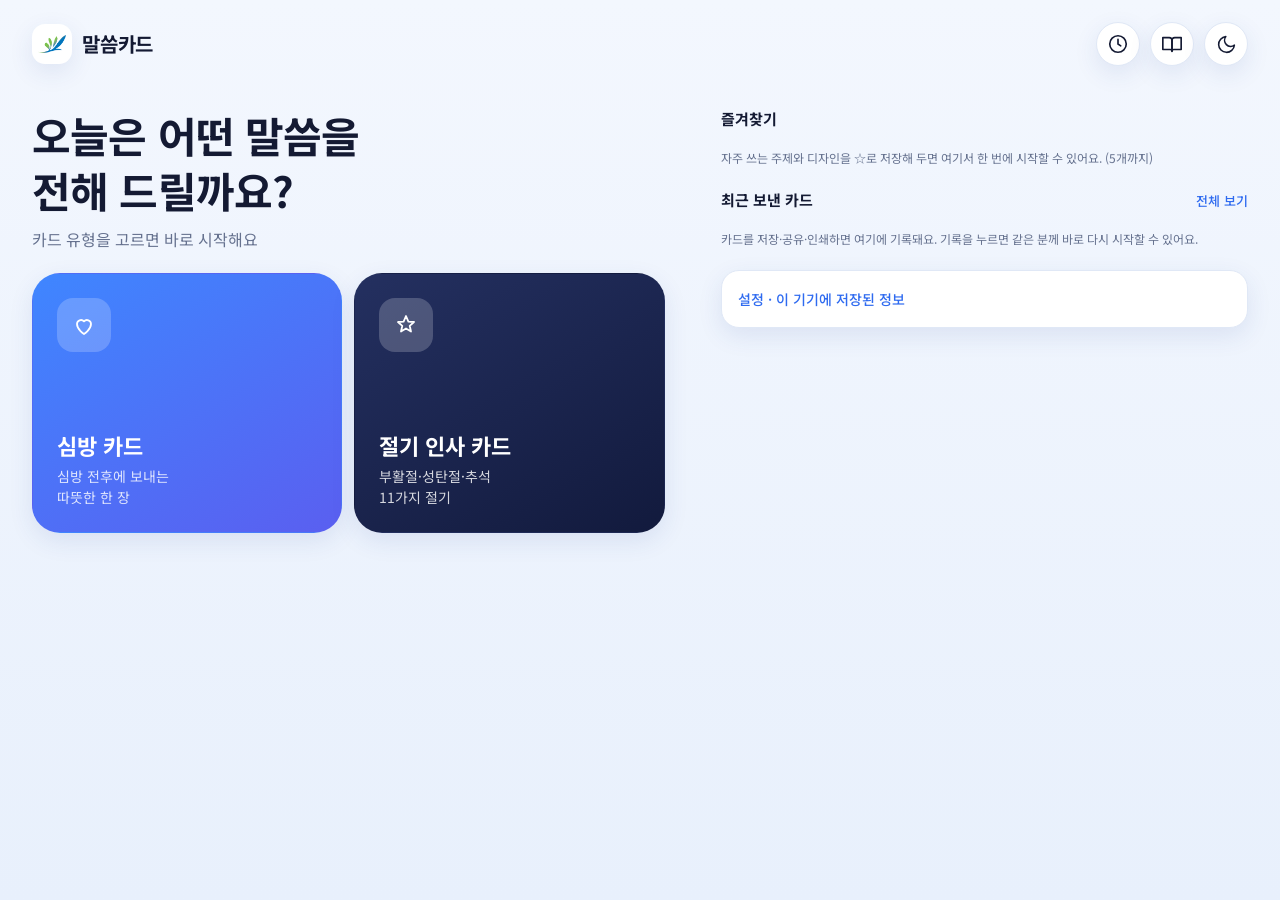
<file: index.html>
<!doctype html>
<html lang="ko">
<head>
<meta charset="utf-8">
<meta name="viewport" content="width=device-width, initial-scale=1, viewport-fit=cover">
<meta name="theme-color" id="metaTheme" content="#eef4fd">
<meta name="color-scheme" content="light dark">
<meta name="apple-mobile-web-app-capable" content="yes">
<meta name="mobile-web-app-capable" content="yes">
<meta name="apple-mobile-web-app-title" content="말씀카드">
<link rel="manifest" href="manifest.json">
<link rel="icon" type="image/png" sizes="32x32" href="assets/icons/favicon-32.png">
<link rel="apple-touch-icon" href="assets/icons/apple-touch-icon.png">
<title>말씀카드</title>
<script src="js/theme.js"></script>
<link rel="preconnect" href="https://fonts.googleapis.com">
<link rel="preconnect" href="https://fonts.gstatic.com" crossorigin>
<link rel="stylesheet" href="https://fonts.googleapis.com/css2?family=Gowun+Batang:wght@400;700&family=Nanum+Myeongjo:wght@400;700&family=Noto+Serif+KR:wght@400;700&family=Noto+Sans+KR:wght@400;500;700;900&display=swap">
<link rel="stylesheet" href="css/app.css">
<link rel="stylesheet" href="css/templates.css">
</head>
<body data-view="home">
<div class="app">

<header class="appbar">
  <button type="button" class="brand" id="brandHome" aria-label="홈으로 가기">
    <span class="brand-mark"><img src="assets/logo/leaf.png" alt=""></span>
    <span class="brand-name">말씀카드</span>
  </button>
  <div class="appbar-actions">
    <a class="icon-btn" href="history.html" aria-label="보낸 내역">
      <svg width="22" height="22" viewBox="0 0 24 24" fill="none" stroke="currentColor" stroke-width="1.8" stroke-linecap="round" stroke-linejoin="round" aria-hidden="true"><circle cx="12" cy="12" r="9"/><path d="M12 7v5l3 2"/></svg>
    </a>
    <a class="icon-btn" href="library.html" aria-label="말씀 라이브러리">
      <svg width="22" height="22" viewBox="0 0 24 24" fill="none" stroke="currentColor" stroke-width="1.8" stroke-linecap="round" stroke-linejoin="round" aria-hidden="true"><path d="M2 5h7a3 3 0 0 1 3 3v12a2 2 0 0 0-2-2H2z"/><path d="M22 5h-7a3 3 0 0 0-3 3v12a2 2 0 0 1 2-2h8z"/></svg>
    </a>
    <button type="button" class="icon-btn" id="themeToggle" aria-label="화면 밝기 바꾸기">
      <svg class="i-moon" width="21" height="21" viewBox="0 0 24 24" fill="none" stroke="currentColor" stroke-width="1.8" stroke-linecap="round" stroke-linejoin="round" aria-hidden="true"><path d="M21 12.8A9 9 0 1 1 11.2 3a7 7 0 0 0 9.8 9.8z"/></svg>
      <svg class="i-sun" width="21" height="21" viewBox="0 0 24 24" fill="none" stroke="currentColor" stroke-width="1.8" stroke-linecap="round" stroke-linejoin="round" aria-hidden="true"><circle cx="12" cy="12" r="4"/><path d="M12 2v2M12 20v2M4.9 4.9l1.4 1.4M17.7 17.7l1.4 1.4M2 12h2M20 12h2M4.9 19.1l1.4-1.4M17.7 6.3l1.4-1.4"/></svg>
    </button>
  </div>
</header>

<div class="banner" id="syncBanner" role="status" hidden>
  <span>다른 기기에서 바뀐 설정·로고를 받았어요.</span>
  <button type="button" class="chip primary-chip" id="syncReload">적용하기</button>
</div>

<!-- ───────── 홈 ───────── -->
<section id="viewHome" class="home" aria-label="홈">
  <div class="home-main">
  <h1 class="home-title">오늘은 어떤 말씀을<br>전해 드릴까요?</h1>
  <p class="home-sub">카드 유형을 고르면 바로 시작해요</p>

  <div class="tiles">
    <button type="button" class="tile tile-visit" data-start="visit">
      <span class="tile-icon" aria-hidden="true">
        <svg width="24" height="24" viewBox="0 0 24 24" fill="none" stroke="currentColor" stroke-width="1.8" stroke-linecap="round" stroke-linejoin="round"><path d="M12 21s-7-4.4-7-10a4 4 0 0 1 7-2.6A4 4 0 0 1 19 11c0 5.6-7 10-7 10z"/></svg>
      </span>
      <span class="tile-text"><strong>심방 카드</strong><span>심방 전후에 보내는<br>따뜻한 한 장</span></span>
    </button>
    <button type="button" class="tile tile-season" data-start="season">
      <span class="tile-icon" aria-hidden="true">
        <svg width="24" height="24" viewBox="0 0 24 24" fill="none" stroke="currentColor" stroke-width="1.8" stroke-linecap="round" stroke-linejoin="round"><path d="M12 3l2.4 5.6L20 9l-4.3 3.8L17 18.5 12 15.5 7 18.5l1.3-5.7L4 9l5.6-.4z"/></svg>
      </span>
      <span class="tile-text"><strong>절기 인사 카드</strong><span>부활절·성탄절·추석<br>11가지 절기</span></span>
    </button>
  </div>
  </div>

  <div class="home-side">
  <section class="home-block" aria-labelledby="homeFavTitle">
    <div class="block-head">
      <h2 class="block-title" id="homeFavTitle">즐겨찾기</h2>
      <span class="hint" id="homeFavCount"></span>
    </div>
    <div class="fav-list" id="homeFav"></div>
    <p class="hint" id="homeFavEmpty">자주 쓰는 주제와 디자인을 ☆로 저장해 두면 여기서 한 번에 시작할 수 있어요. (5개까지)</p>
  </section>

  <section class="home-block" aria-labelledby="homeHistoryTitle">
    <div class="block-head">
      <h2 class="block-title" id="homeHistoryTitle">최근 보낸 카드</h2>
      <a class="text-link" href="history.html">전체 보기</a>
    </div>
    <div class="history-list" id="homeHistory"></div>
    <p class="hint" id="homeHistoryEmpty">카드를 저장·공유·인쇄하면 여기에 기록돼요. 기록을 누르면 같은 분께 바로 다시 시작할 수 있어요.</p>
  </section>

  <details class="home-block settings">
    <summary>설정 · 이 기기에 저장된 정보</summary>
    <div class="settings-body">
      <div id="syncPanel"></div>
      <div class="settings-row">
        <span class="settings-label">화면 밝기</span>
        <div class="seg seg-3" id="themeSeg" role="group" aria-label="화면 밝기">
          <button type="button" data-theme-mode="auto" aria-pressed="false">자동</button>
          <button type="button" data-theme-mode="light" aria-pressed="false">밝게</button>
          <button type="button" data-theme-mode="dark" aria-pressed="false">어둡게</button>
        </div>
      </div>
      <p class="hint">받는 분 이름과 설정은 이 기기의 브라우저에만 저장되고, 서버로 전송되지 않습니다.</p>
      <div class="privacy-row">
        <span id="recentSummary">최근 받는 분 0명</span>
        <button type="button" class="chip" id="clearRecent">기록 지우기</button>
      </div>
      <div class="privacy-row">
        <span>설정·로고·라이브러리 포함 전체</span>
        <button type="button" class="chip danger" id="clearAll">모두 초기화</button>
      </div>
    </div>
  </details>
  </div>
</section>

<!-- ───────── 카드 만들기 (내용 → 디자인 → 보내기) ───────── -->
<section id="viewCreate" class="create" hidden>

  <nav class="steps" aria-label="진행 단계">
    <button type="button" class="step" data-step-go="1">
      <span class="step-dot"><span class="dot-num">1</span><svg class="dot-check" width="14" height="14" viewBox="0 0 24 24" fill="none" stroke="currentColor" stroke-width="3" stroke-linecap="round" stroke-linejoin="round" aria-hidden="true"><path d="M5 12.5l4.5 4.5L19 7.5"/></svg></span>
      <span class="step-label">내용</span>
    </button>
    <span class="step-line"></span>
    <button type="button" class="step" data-step-go="2">
      <span class="step-dot"><span class="dot-num">2</span><svg class="dot-check" width="14" height="14" viewBox="0 0 24 24" fill="none" stroke="currentColor" stroke-width="3" stroke-linecap="round" stroke-linejoin="round" aria-hidden="true"><path d="M5 12.5l4.5 4.5L19 7.5"/></svg></span>
      <span class="step-label">디자인</span>
    </button>
    <span class="step-line"></span>
    <button type="button" class="step" data-step-go="3">
      <span class="step-dot"><span class="dot-num">3</span><svg class="dot-check" width="14" height="14" viewBox="0 0 24 24" fill="none" stroke="currentColor" stroke-width="3" stroke-linecap="round" stroke-linejoin="round" aria-hidden="true"><path d="M5 12.5l4.5 4.5L19 7.5"/></svg></span>
      <span class="step-label">보내기</span>
    </button>
  </nav>

  <!-- 가운데 묶음: 미리보기 + 보내기(컴퓨터에서는 함께 화면에 고정, 휴대폰에서는 단계별로 따로 보임) -->
  <div class="center-col">
  <section class="preview" aria-label="미리보기">
    <div class="preview-panel">
      <div class="preview-frame" id="previewFrame">
        <div class="preview-scale" id="previewScale"></div>
      </div>
      <div class="pager" id="pager" hidden>
        <button type="button" class="icon-btn small" id="pagePrev" aria-label="이전 장">
          <svg width="18" height="18" viewBox="0 0 24 24" fill="none" stroke="currentColor" stroke-width="2.2" stroke-linecap="round" stroke-linejoin="round" aria-hidden="true"><path d="M15 5l-7 7 7 7"/></svg>
        </button>
        <span id="pageLabel" aria-live="polite"></span>
        <button type="button" class="icon-btn small" id="pageNext" aria-label="다음 장">
          <svg width="18" height="18" viewBox="0 0 24 24" fill="none" stroke="currentColor" stroke-width="2.2" stroke-linecap="round" stroke-linejoin="round" aria-hidden="true"><path d="M9 5l7 7-7 7"/></svg>
        </button>
      </div>
    </div>
  </section>

  <!-- 3단계 · 보내기 -->
  <div class="panel" data-panel="3" hidden>
    <div class="field summary">
      <div class="avatar big" id="sumInitial" aria-hidden="true">말</div>
      <div class="summary-text">
        <div class="summary-to" id="sumTo">받는 분을 입력해 주세요</div>
        <div class="summary-from" id="sumFrom">보낸 이를 입력해 주세요</div>
      </div>
      <div class="summary-meta" id="sumMeta"></div>
    </div>

    <div class="send-tiles">
      <button type="button" class="btn tile-btn" id="btnSave">
        <svg width="20" height="20" viewBox="0 0 24 24" fill="none" stroke="currentColor" stroke-width="1.9" stroke-linecap="round" stroke-linejoin="round" aria-hidden="true"><path d="M12 4v11"/><path d="M7 11l5 5 5-5"/><path d="M4 20h16"/></svg>
        이미지 저장
      </button>
      <button type="button" class="btn tile-btn" id="btnPrint">
        <svg width="20" height="20" viewBox="0 0 24 24" fill="none" stroke="currentColor" stroke-width="1.9" stroke-linecap="round" stroke-linejoin="round" aria-hidden="true"><path d="M6 9V3h12v6"/><path d="M6 18H4a1 1 0 0 1-1-1v-6a2 2 0 0 1 2-2h14a2 2 0 0 1 2 2v6a1 1 0 0 1-1 1h-2"/><path d="M6 14h12v7H6z"/></svg>
        엽서 인쇄
      </button>
    </div>
    <button type="button" class="btn fav-save"><svg width="18" height="18" viewBox="0 0 24 24" fill="none" stroke="currentColor" stroke-width="1.9" stroke-linecap="round" stroke-linejoin="round" aria-hidden="true"><path d="M12 3l2.4 5.6L20 9l-4.3 3.8L17 18.5 12 15.5 7 18.5l1.3-5.7L4 9l5.6-.4z"/></svg>이 주제·디자인을 즐겨찾기에 저장</button>
    <p class="hint center">카카오톡 등으로 바로 보내려면 아래 <strong>공유하기</strong>를 누르세요.<br>공유가 안 되는 환경에서는 "이미지 저장" 후 사진첩에서 보내면 됩니다.</p>
  </div>

  <footer class="stepbar" id="stepbar" hidden>
    <div class="stepbar-inner">
      <button type="button" class="btn" id="stepPrev">이전</button>
      <button type="button" class="btn primary grow" id="stepNext">다음 · 디자인</button>
      <button type="button" class="btn primary grow" id="btnShare" hidden>
        <svg width="20" height="20" viewBox="0 0 24 24" fill="none" stroke="currentColor" stroke-width="2" stroke-linecap="round" stroke-linejoin="round" aria-hidden="true"><path d="M4 12v7a1 1 0 0 0 1 1h14a1 1 0 0 0 1-1v-7"/><path d="M12 16V4"/><path d="M7 9l5-5 5 5"/></svg>
        <span id="shareLabel">공유하기</span>
      </button>
    </div>
  </footer>
  </div>


  <!-- 1단계 · 내용 -->
  <div class="panel" data-panel="1">
    <div class="seg" role="tablist" aria-label="카드 유형">
      <button type="button" role="tab" id="tab-visit" aria-selected="true" data-type="visit">심방 카드</button>
      <button type="button" role="tab" id="tab-season" aria-selected="false" data-type="season">절기 인사 카드</button>
    </div>

    <!-- 절기 카드: 절기 선택 → 템플릿·장식·제목·인사말 예시가 함께 적용됨 -->
    <div class="field" data-only="season">
      <label for="season">절기</label>
      <select id="season" class="wide">
        <option value="">절기를 선택하세요</option>
      </select>
    </div>
    <div class="field" data-only="season">
      <label for="seasonTitle">절기 제목 (카드 위쪽 문구)</label>
      <input id="seasonTitle" type="text" autocomplete="off" placeholder="예: 부활을 축하합니다">
    </div>

    <!-- 심방 카드: 상황 선택 → 인사말 예시 -->
    <div class="field" data-only="visit">
      <label for="situation">심방 상황 · 고르면 인사말 예시가 나와요</label>
      <select id="situation" class="wide">
        <option value="">상황을 선택하세요</option>
      </select>
    </div>

    <div class="field">
      <label for="recipient" id="recipientLabel">받는 분 이름</label>
      <div class="row">
        <input id="recipient" type="text" autocomplete="off" list="recentNames" placeholder="예: 김은혜" enterkeyhint="next">
        <select id="honorific" aria-label="호칭"></select>
      </div>
      <input id="honorificCustom" type="text" autocomplete="off" placeholder="호칭을 직접 입력 (예: 청년)" hidden>
      <div id="recipient2Field" hidden>
        <label for="recipient2" class="sub-label">함께 받는 분 (배우자 등)</label>
        <div class="row">
          <input id="recipient2" type="text" autocomplete="off" list="recentNames" placeholder="예: 유관순" enterkeyhint="next">
          <select id="honorific2" aria-label="함께 받는 분 호칭"></select>
        </div>
        <input id="honorific2Custom" type="text" autocomplete="off" placeholder="호칭을 직접 입력" hidden>
      </div>
      <button type="button" class="link-btn" id="toggleRecipient2" aria-expanded="false">+ 함께 받는 분 추가</button>
    </div>

    <div class="field">
      <span class="label">내용 종류</span>
      <div class="chips" id="kindChips" role="group" aria-label="내용 종류">
        <button type="button" class="chip" data-kind="verse" aria-pressed="true">성경 말씀</button>
        <button type="button" class="chip" data-kind="text" aria-pressed="false">일반 글 · 설교 요약</button>
      </div>
      <p class="hint" id="kindHint">일반 글은 성경 구절 대신 전하고 싶은 문장이나 설교 요약을 그대로 카드에 담아요.</p>
    </div>

    <div class="field">
      <label for="greeting">인사말</label>
      <textarea id="greeting" rows="3" placeholder="예: 요즘 마음에 자주 떠올라 이 말씀을 함께 보냅니다."></textarea>
      <div class="suggest" id="greetingSuggest" hidden>
        <span class="label">인사말 예시 · 눌러서 넣고 자유롭게 고쳐 쓰세요</span>
        <div class="suggest-list" id="greetingSuggestList"></div>
      </div>
    </div>

    <div class="field" id="headlineField" hidden>
      <label for="headline">제목 (선택)</label>
      <input id="headline" type="text" autocomplete="off" placeholder="예: 다음 세대를 위한 준비">
    </div>

    <div class="field">
      <div class="label-row">
        <label for="verse" id="verseLabel">말씀 본문</label>
        <div class="label-actions">
          <button type="button" class="chip small" id="emphasizeBtn" title="말씀에서 강조할 구절을 고른 뒤 누르세요">선택한 구절 강조</button>
          <button type="button" class="chip small" id="openLibrary">라이브러리에서 선택</button>
        </div>
      </div>
      <textarea id="verse" rows="5" placeholder="말씀 본문을 직접 붙여넣거나 입력해 주세요. 절마다 줄을 바꾸거나 절 번호(1 2 3)를 넣으면 긴 말씀을 절 단위로 나눌 수 있습니다."></textarea>
      <p class="hint" id="emphHint">강조할 구절은 <strong>**별표 두 개**</strong>나 <strong>[대괄호]</strong>로 감싸세요. "강조" 템플릿에서 크게 나오고, 다른 템플릿에서는 표시만 사라집니다.</p>

      <div class="splitbox" id="splitBox" hidden>
        <p id="splitMsg" class="split-msg"></p>
        <div class="split-actions">
          <button type="button" class="chip" id="splitOn">절 단위로 나누기</button>
          <button type="button" class="chip" id="splitOff" hidden>한 장으로 되돌리기</button>
          <label class="check" id="pageNoWrap" hidden><input type="checkbox" id="pageNoToggle" checked> 장 번호(1/3) 표시</label>
        </div>
      </div>

      <div class="row ref-row">
        <input id="ref" type="text" autocomplete="off" placeholder="출처 · 예: 시편 23:1" aria-label="출처">
        <select id="version" aria-label="번역본 표기">
          <option value="개역개정">개역개정</option>
          <option value="새번역">새번역</option>
          <option value="">표기 안 함</option>
        </select>
      </div>
      <p class="hint sent-hint" id="sentHint" role="status" hidden></p>
    </div>

    <div class="field">
      <label for="sender">보낸 이</label>
      <div class="row">
        <input id="sender" type="text" autocomplete="off" placeholder="예: ○○교회 ○○○ 목사">
        <select id="closing" aria-label="맺음말">
          <option value="드림">드림</option>
          <option value="올림">올림</option>
          <option value="">표기 안 함</option>
          <option value="__custom">직접 입력</option>
        </select>
      </div>
      <input id="closingCustom" type="text" autocomplete="off" placeholder="맺음말을 직접 입력 (예: 보냄)" hidden>
      <p class="hint">받는 분이 연장자이면 "올림"을 고르세요.</p>
    </div>
  </div>

  <!-- 2단계 · 디자인 -->
  <div class="panel" data-panel="2" hidden>
    <div class="field">
      <span class="label">템플릿</span>
      <div class="chips" id="tplChips" role="group" aria-label="템플릿"></div>
    </div>

    <div class="field" id="photoField" hidden>
      <span class="label">배경 사진</span>
      <div class="logo-row">
        <button type="button" class="chip" id="photoOpen">사진 설정 열기</button>
        <span class="hint" id="photoState">사진을 아직 고르지 않았어요</span>
      </div>
    </div>

    <div class="field">
      <span class="label">크기</span>
      <div class="chips" id="sizeChips" role="group" aria-label="크기"></div>
    </div>

    <div class="field" id="paletteField">
      <span class="label">배경색</span>
      <div class="swatches" id="paletteSwatches" role="group" aria-label="배경색"></div>
    </div>

    <div class="field">
      <span class="label">글꼴</span>
      <div class="chips" id="fontChips" role="group" aria-label="글꼴"></div>
      <button type="button" class="link-btn" id="fontManage">+ 글꼴 추가 · 삭제</button>
    </div>

    <div class="field">
      <span class="label">말씀 글자 크기</span>
      <div class="stepper">
        <button type="button" class="chip" id="stepDown" aria-label="글자 작게">가−</button>
        <span id="stepLabel" aria-live="polite">자동 맞춤</span>
        <button type="button" class="chip" id="stepUp" aria-label="글자 크게">가+</button>
      </div>
      <p class="hint">긴 말씀은 칸에 맞게 자동으로 줄어듭니다.</p>
    </div>

    <div class="field">
      <span class="label">꾸밈</span>
      <label class="check"><input type="checkbox" id="decoToggle" checked> 장식 표시</label>
      <div class="logo-row">
        <label class="check"><input type="checkbox" id="logoToggle" disabled> 교회 로고 표시</label>
        <label class="chip file-chip">다른 로고 올리기<input type="file" id="logoFile" accept="image/*" hidden></label>
        <button type="button" class="chip" id="logoClear" hidden>올린 로고 지우기</button>
      </div>
      <p class="hint">지금 로고: <strong id="logoName">기본 로고</strong></p>
      <div class="logo-options" id="logoOptions" hidden>
        <span class="label">로고 색</span>
        <div class="chips" id="logoColorChips" role="group" aria-label="로고 색"></div>
        <span class="label">로고 크기</span>
        <div class="chips" id="logoSizeChips" role="group" aria-label="로고 크기"></div>
      </div>
      <p class="hint">로고는 이 기기에만 저장되고 어디로도 전송되지 않습니다. "자동"은 밝은 배경에서는 로고 원래 색, 어두운 배경에서는 카드에 어울리는 한 가지 색으로 바꿔 줍니다.</p>
    </div>
    <button type="button" class="btn fav-save"><svg width="18" height="18" viewBox="0 0 24 24" fill="none" stroke="currentColor" stroke-width="1.9" stroke-linecap="round" stroke-linejoin="round" aria-hidden="true"><path d="M12 3l2.4 5.6L20 9l-4.3 3.8L17 18.5 12 15.5 7 18.5l1.3-5.7L4 9l5.6-.4z"/></svg>지금 주제·디자인을 즐겨찾기에 저장</button>
  </div>



</section>

</div>

<datalist id="recentNames"></datalist>

<dialog class="sheet" id="fontDialog" aria-labelledby="fontTitle">
  <div class="sheet-head">
    <h2 id="fontTitle">내 글꼴</h2>
    <button type="button" class="chip" id="fontClose">닫기</button>
  </div>
  <span class="label">구글 폰트 이름으로 추가</span>
  <div class="row">
    <input id="fontGoogleName" type="text" autocomplete="off" placeholder="예: Jua, Do Hyeon, Gaegu">
    <button type="button" class="chip small" id="fontGoogleAdd">추가</button>
  </div>
  <p class="hint">fonts.google.com에서 한글을 지원하는 글꼴 이름을 영문 그대로 넣어 주세요. 인터넷이 연결되어 있어야 해요.</p>
  <span class="label">내 글꼴 파일 올리기</span>
  <div class="row">
    <input id="fontFileName" type="text" autocomplete="off" placeholder="표시할 이름 (비우면 파일 이름)">
    <label class="chip small file-chip"><span>파일 고르기</span><input type="file" id="fontFile" accept=".ttf,.otf,.woff,.woff2" hidden></label>
  </div>
  <p class="hint">.ttf .otf .woff .woff2 파일을 쓸 수 있어요. 파일이 크면(5MB 넘으면) 이미지 저장이 느려질 수 있어요. 사용 허락이 있는 글꼴만 쓰세요.</p>
  <span class="label">추가한 글꼴</span>
  <ul class="font-list" id="fontList"></ul>
  <p class="hint" id="fontMsg" role="status"></p>
</dialog>

<dialog class="sheet" id="photoDialog" aria-labelledby="photoTitle">
  <div class="sheet-head">
    <h2 id="photoTitle">배경 사진</h2>
    <button type="button" class="chip" id="photoClose">닫기</button>
  </div>
  <div class="photo-thumb" id="photoThumbBox"><img id="photoThumb" alt="" hidden><span id="photoThumbEmpty">사진을 고르면 여기에 작게 보여요</span></div>
  <div class="logo-row">
    <label class="chip file-chip"><span id="photoPickText">사진 고르기</span><input type="file" id="photoFile" accept="image/*" hidden></label>
    <button type="button" class="chip" id="photoClear" hidden>사진 지우기</button>
  </div>
  <span class="label">사진에서 보일 부분</span>
  <div class="chips" id="photoPosChips" role="group" aria-label="사진 위치"></div>
  <span class="label">글자가 잘 보이게 어둡게</span>
  <div class="chips" id="photoShadeChips" role="group" aria-label="어둡게"></div>
  <p class="hint">사진은 이 기기에만 저장되고 어디로도 전송되지 않아요. 사람 얼굴이 크게 나온 사진은 사용 허락을 받은 것만 쓰세요.</p>
  <button type="button" class="btn primary" id="photoDone">완료</button>
</dialog>

<dialog class="sheet" id="printDialog" aria-labelledby="printTitle">
  <div class="sheet-head">
    <h2 id="printTitle">인쇄 (엽서 100×148mm)</h2>
    <button type="button" class="chip" id="printClose">닫기</button>
  </div>
  <div class="print-options" role="radiogroup" aria-label="인쇄 배치">
    <label class="print-opt"><input type="radio" name="printLayout" value="single" checked>
      <span><strong>엽서 한 장씩</strong><small>용지를 엽서 크기(100×148mm)로 맞춰 인쇄합니다.</small></span></label>
    <label class="print-opt"><input type="radio" name="printLayout" value="a4x2">
      <span><strong>A4 가로에 같은 엽서 2장</strong><small>한 번에 2장이 나옵니다. 가운데 점선을 따라 자르세요.</small></span></label>
  </div>
  <p class="hint" id="printNote">크기를 따로 고르지 않아도 인쇄는 항상 엽서 크기로 만들어집니다. 인쇄 창에서 용지 크기를 확인해 주세요.</p>
  <button type="button" class="btn primary" id="printGo">인쇄하기</button>
</dialog>

<div id="printArea" aria-hidden="true"></div>

<dialog class="sheet" id="libDialog" aria-labelledby="libTitle">
  <div class="sheet-head">
    <h2 id="libTitle">라이브러리에서 선택</h2>
    <button type="button" class="chip" id="libClose">닫기</button>
  </div>
  <div class="chips" id="libThemes" role="group" aria-label="주제 필터"></div>
  <ul class="sheet-list" id="libList"></ul>
</dialog>

<div class="toast" id="toast" role="status" aria-live="polite" hidden></div>



<script src="js/vendor/modern-screenshot.js"></script>
<script src="js/storage.js"></script>
<script src="js/render.js"></script>
<script src="js/split.js"></script>
<script src="js/library.js"></script>
<script src="js/history.js"></script>
<script src="js/fonts.js"></script>
<script src="js/export.js"></script>
<script src="js/print.js"></script>
<script src="js/logo.js"></script>
<script src="js/sync-core.js"></script>
<script src="js/drive.js"></script>
<script src="js/sync-config.js"></script>
<script src="js/sync.js"></script>
<script src="js/app.js"></script>
<script src="js/pwa.js"></script>
</body>
</html>
</file>
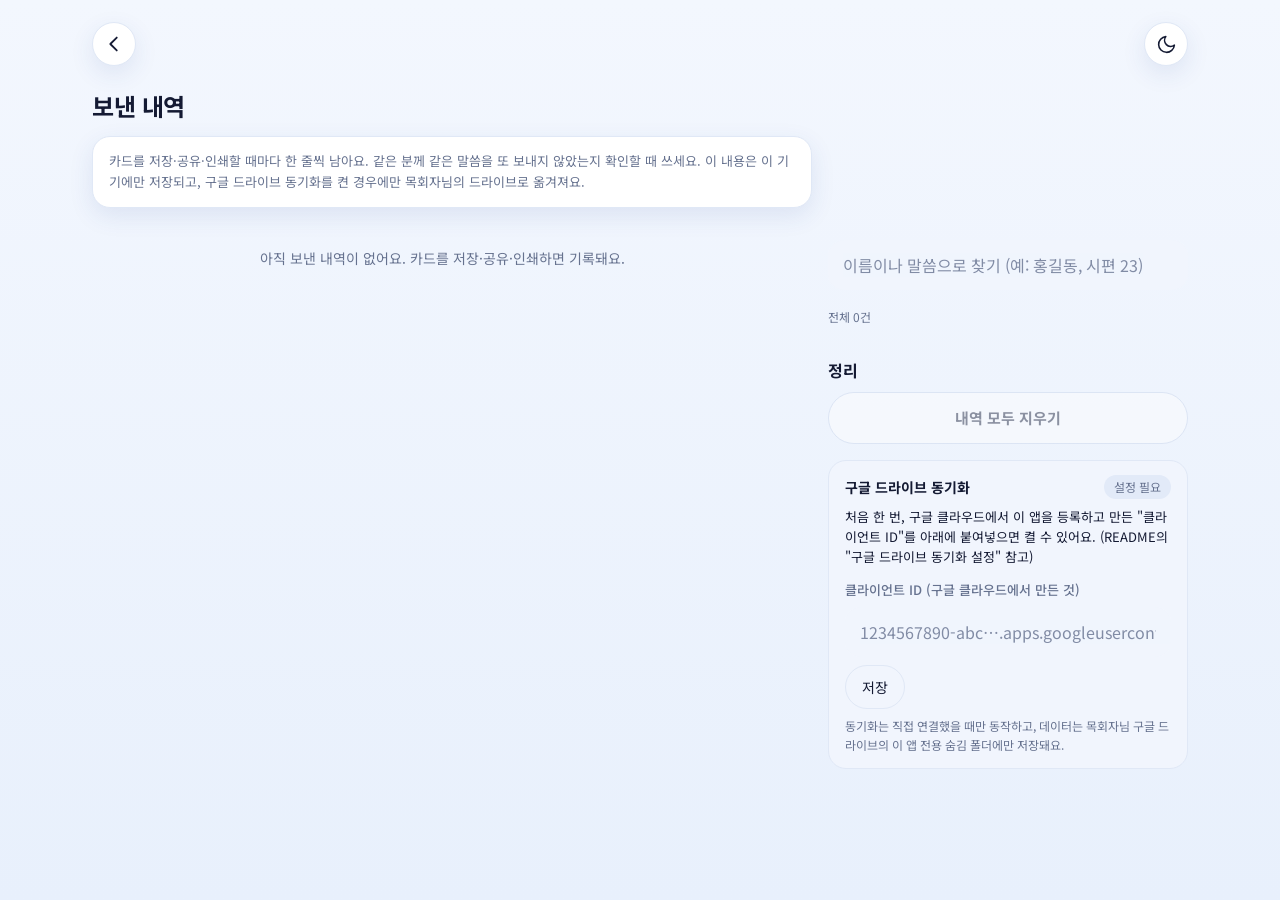
<file: history.html>
<!doctype html>
<html lang="ko">
<head>
<meta charset="utf-8">
<meta name="viewport" content="width=device-width, initial-scale=1, viewport-fit=cover">
<meta name="theme-color" id="metaTheme" content="#eef4fd">
<meta name="color-scheme" content="light dark">
<link rel="manifest" href="manifest.json">
<link rel="icon" type="image/png" sizes="32x32" href="assets/icons/favicon-32.png">
<link rel="apple-touch-icon" href="assets/icons/apple-touch-icon.png">
<title>보낸 내역</title>
<script src="js/theme.js"></script>
<link rel="preconnect" href="https://fonts.googleapis.com">
<link rel="preconnect" href="https://fonts.gstatic.com" crossorigin>
<link rel="stylesheet" href="https://fonts.googleapis.com/css2?family=Noto+Sans+KR:wght@400;500;700&display=swap">
<link rel="stylesheet" href="css/app.css">
<link rel="stylesheet" href="css/library.css">
</head>
<body class="library-page history-page">
<header class="appbar">
  <a class="icon-btn back-btn" href="index.html" aria-label="카드 만들기로 돌아가기">
    <svg width="22" height="22" viewBox="0 0 24 24" fill="none" stroke="currentColor" stroke-width="2" stroke-linecap="round" stroke-linejoin="round" aria-hidden="true"><path d="M15 5l-7 7 7 7"/></svg>
  </a>
  <div class="appbar-actions">
    <button type="button" class="icon-btn" id="themeToggle" aria-label="화면 밝기 바꾸기">
      <svg class="i-moon" width="21" height="21" viewBox="0 0 24 24" fill="none" stroke="currentColor" stroke-width="1.8" stroke-linecap="round" stroke-linejoin="round" aria-hidden="true"><path d="M21 12.8A9 9 0 1 1 11.2 3a7 7 0 0 0 9.8 9.8z"/></svg>
      <svg class="i-sun" width="21" height="21" viewBox="0 0 24 24" fill="none" stroke="currentColor" stroke-width="1.8" stroke-linecap="round" stroke-linejoin="round" aria-hidden="true"><circle cx="12" cy="12" r="4"/><path d="M12 2v2M12 20v2M4.9 4.9l1.4 1.4M17.7 17.7l1.4 1.4M2 12h2M20 12h2M4.9 19.1l1.4-1.4M17.7 6.3l1.4-1.4"/></svg>
    </button>
  </div>
</header>
<div class="lib-head">
  <h1 class="lib-title">보낸 내역</h1>
  <p class="notice">카드를 저장·공유·인쇄할 때마다 한 줄씩 남아요. 같은 분께 같은 말씀을 또 보내지 않았는지 확인할 때 쓰세요. 이 내용은 이 기기에만 저장되고, 구글 드라이브 동기화를 켠 경우에만 목회자님의 드라이브로 옮겨져요.</p>
</div>

<main class="lib">
  <div class="lib-tools">
    <label class="sr-only" for="histSearch">검색</label>
    <input id="histSearch" type="text" autocomplete="off" placeholder="이름이나 말씀으로 찾기 (예: 홍길동, 시편 23)">
    <p class="hint" id="histSummary" aria-live="polite"></p>
  </div>

  <ul class="verse-list" id="histList"></ul>

  <section class="backup">
    <h2 class="section-title">정리</h2>
    <div class="backup-btns">
      <button type="button" class="btn" id="histClear">내역 모두 지우기</button>
    </div>
    <div id="syncPanel" style="margin-top:16px"></div>
  </section>
</main>

<div class="toast" id="toast" role="status" aria-live="polite" hidden></div>

<script src="js/storage.js"></script>
<script src="js/library.js"></script>
<script src="js/history.js"></script>
<script src="js/sync-core.js"></script>
<script src="js/drive.js"></script>
<script src="js/sync-config.js"></script>
<script src="js/sync.js"></script>
<script src="js/history-page.js"></script>
<script>document.getElementById("themeToggle").addEventListener("click",function(){VerseTheme.toggle();});</script>
<script src="js/pwa.js"></script>
</body>
</html>
</file>
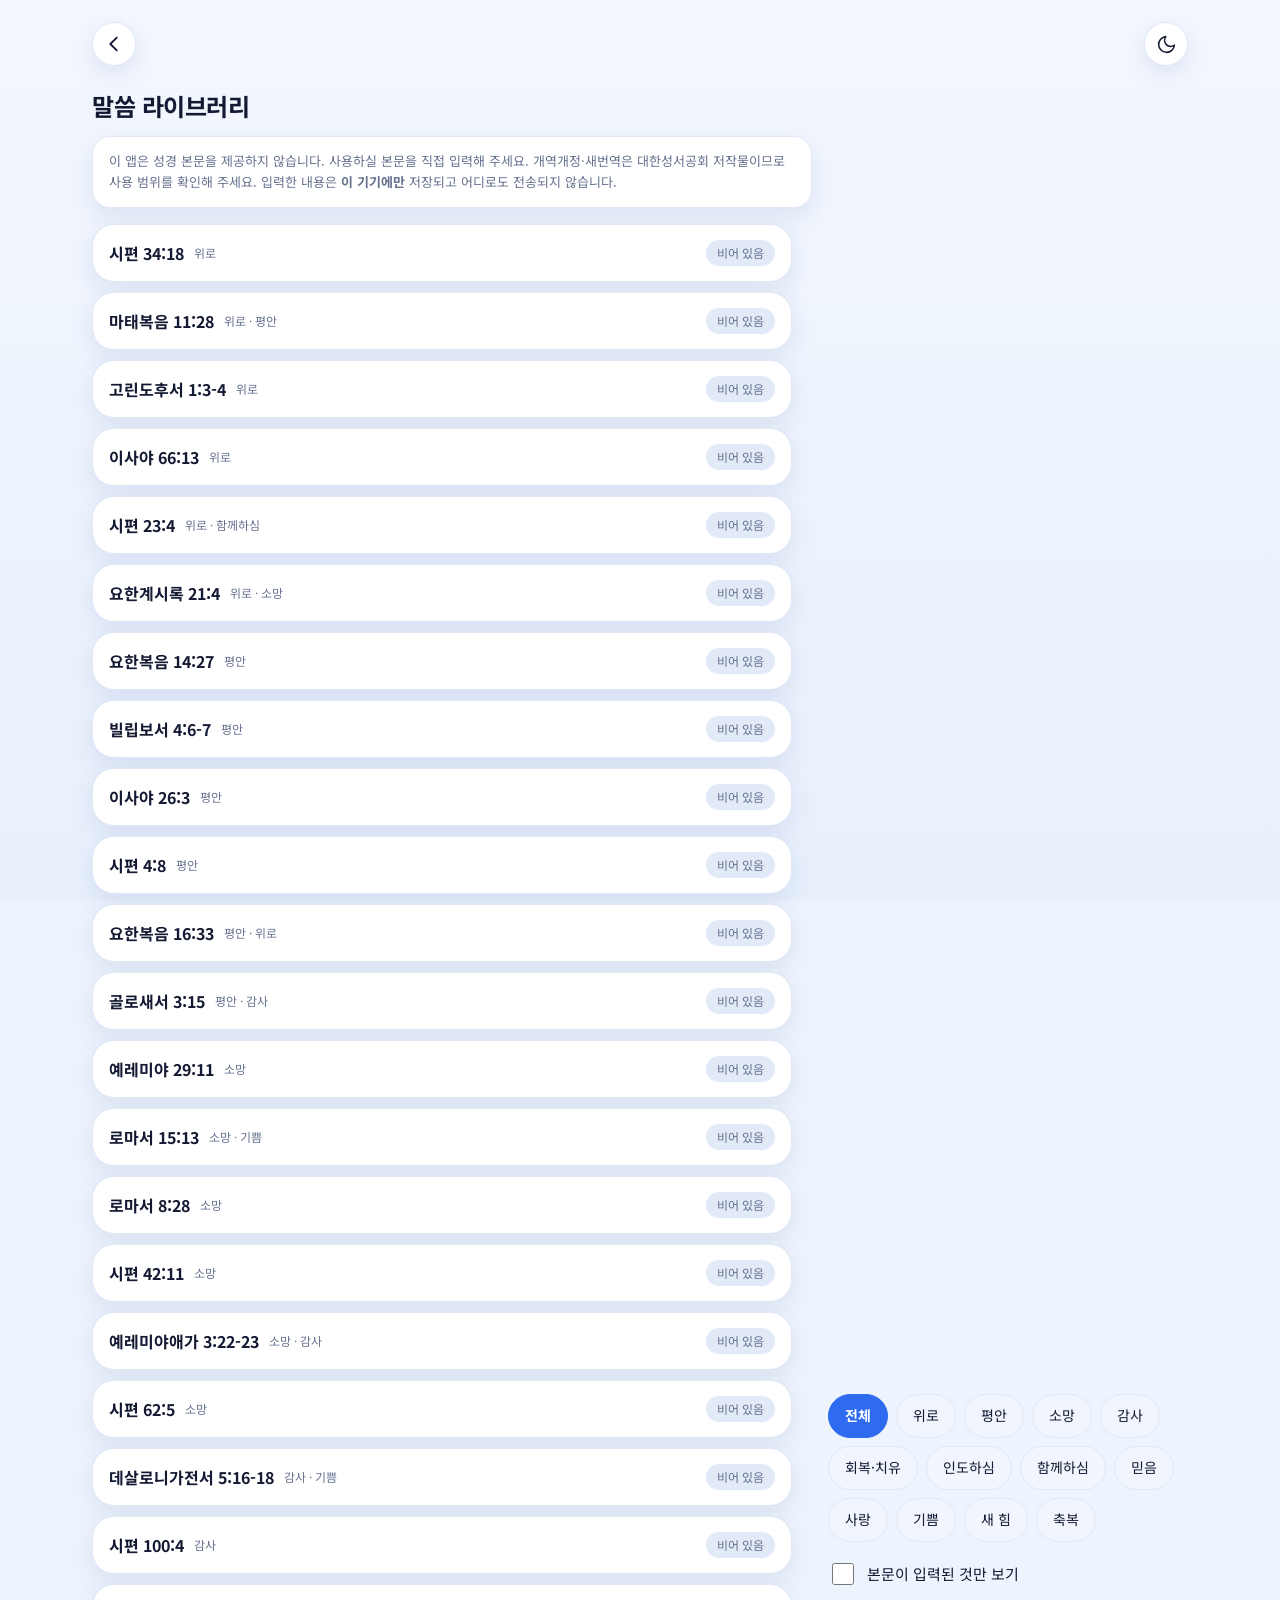
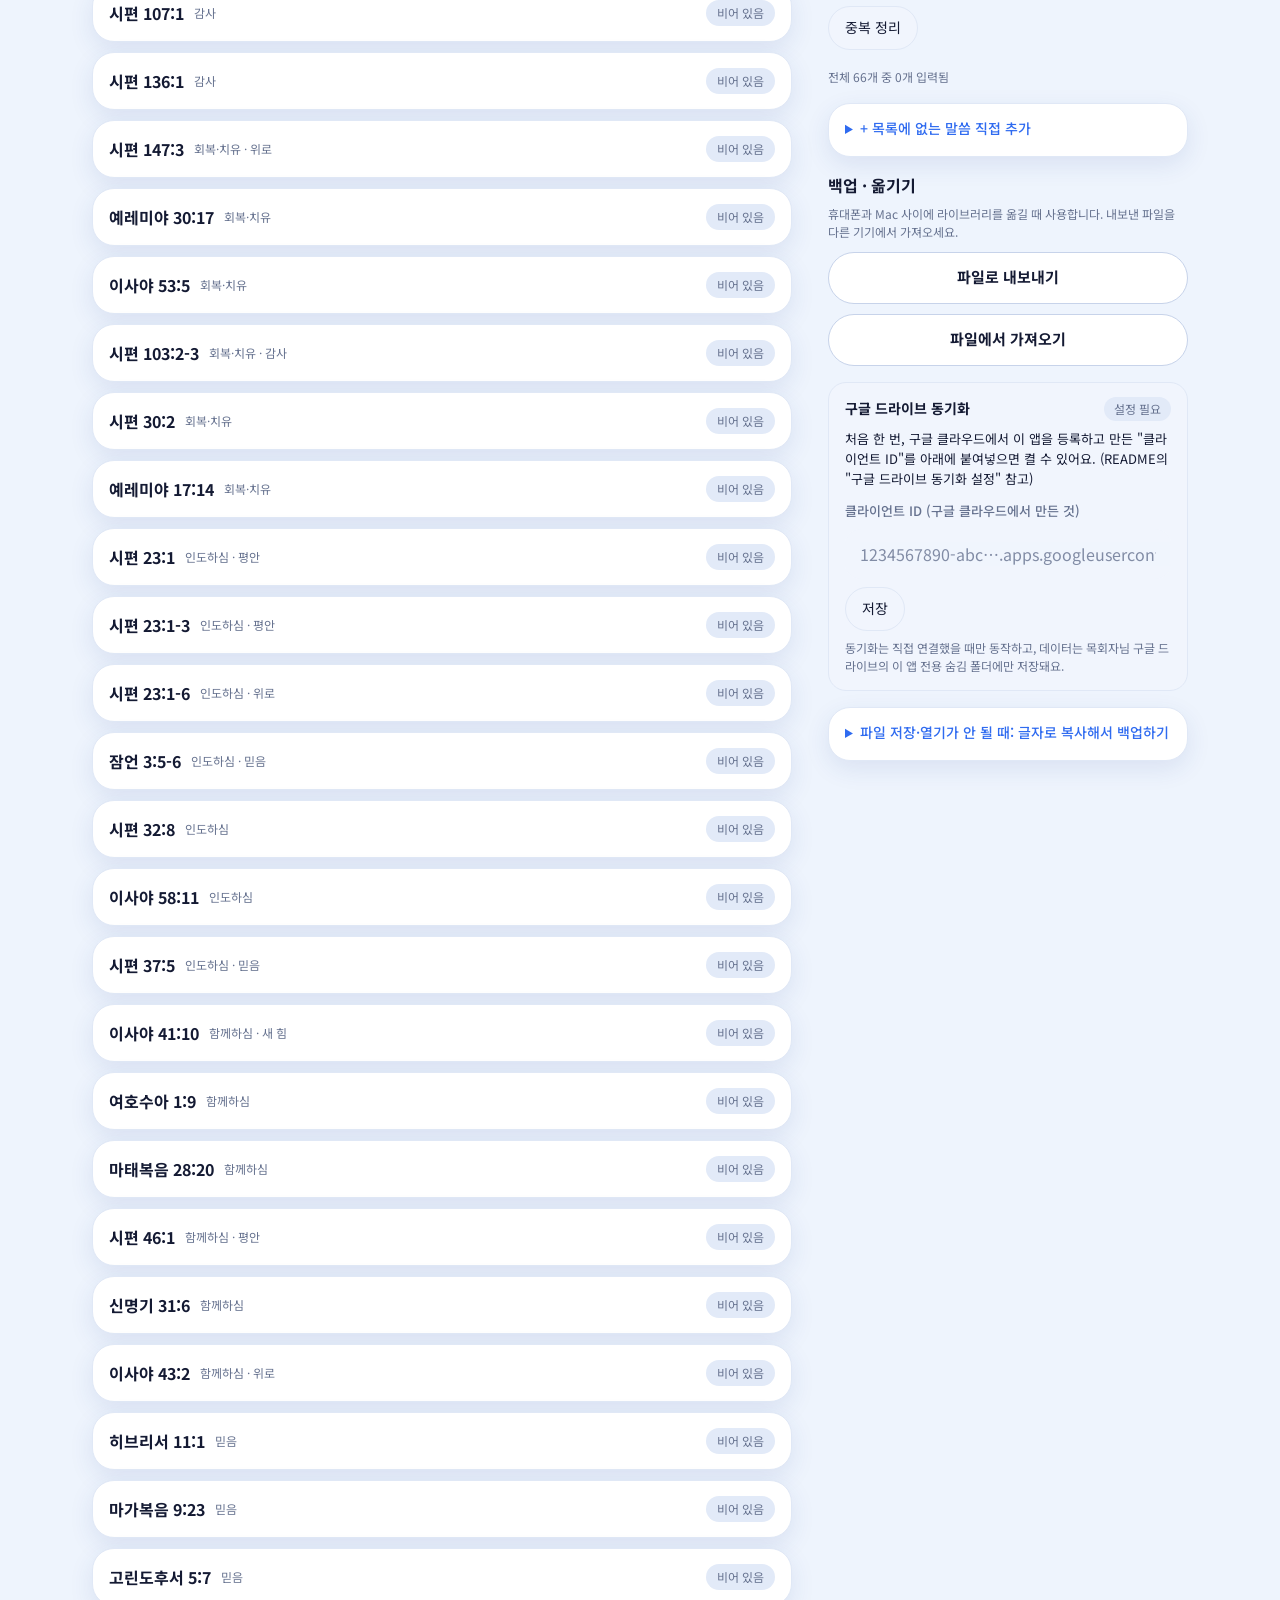
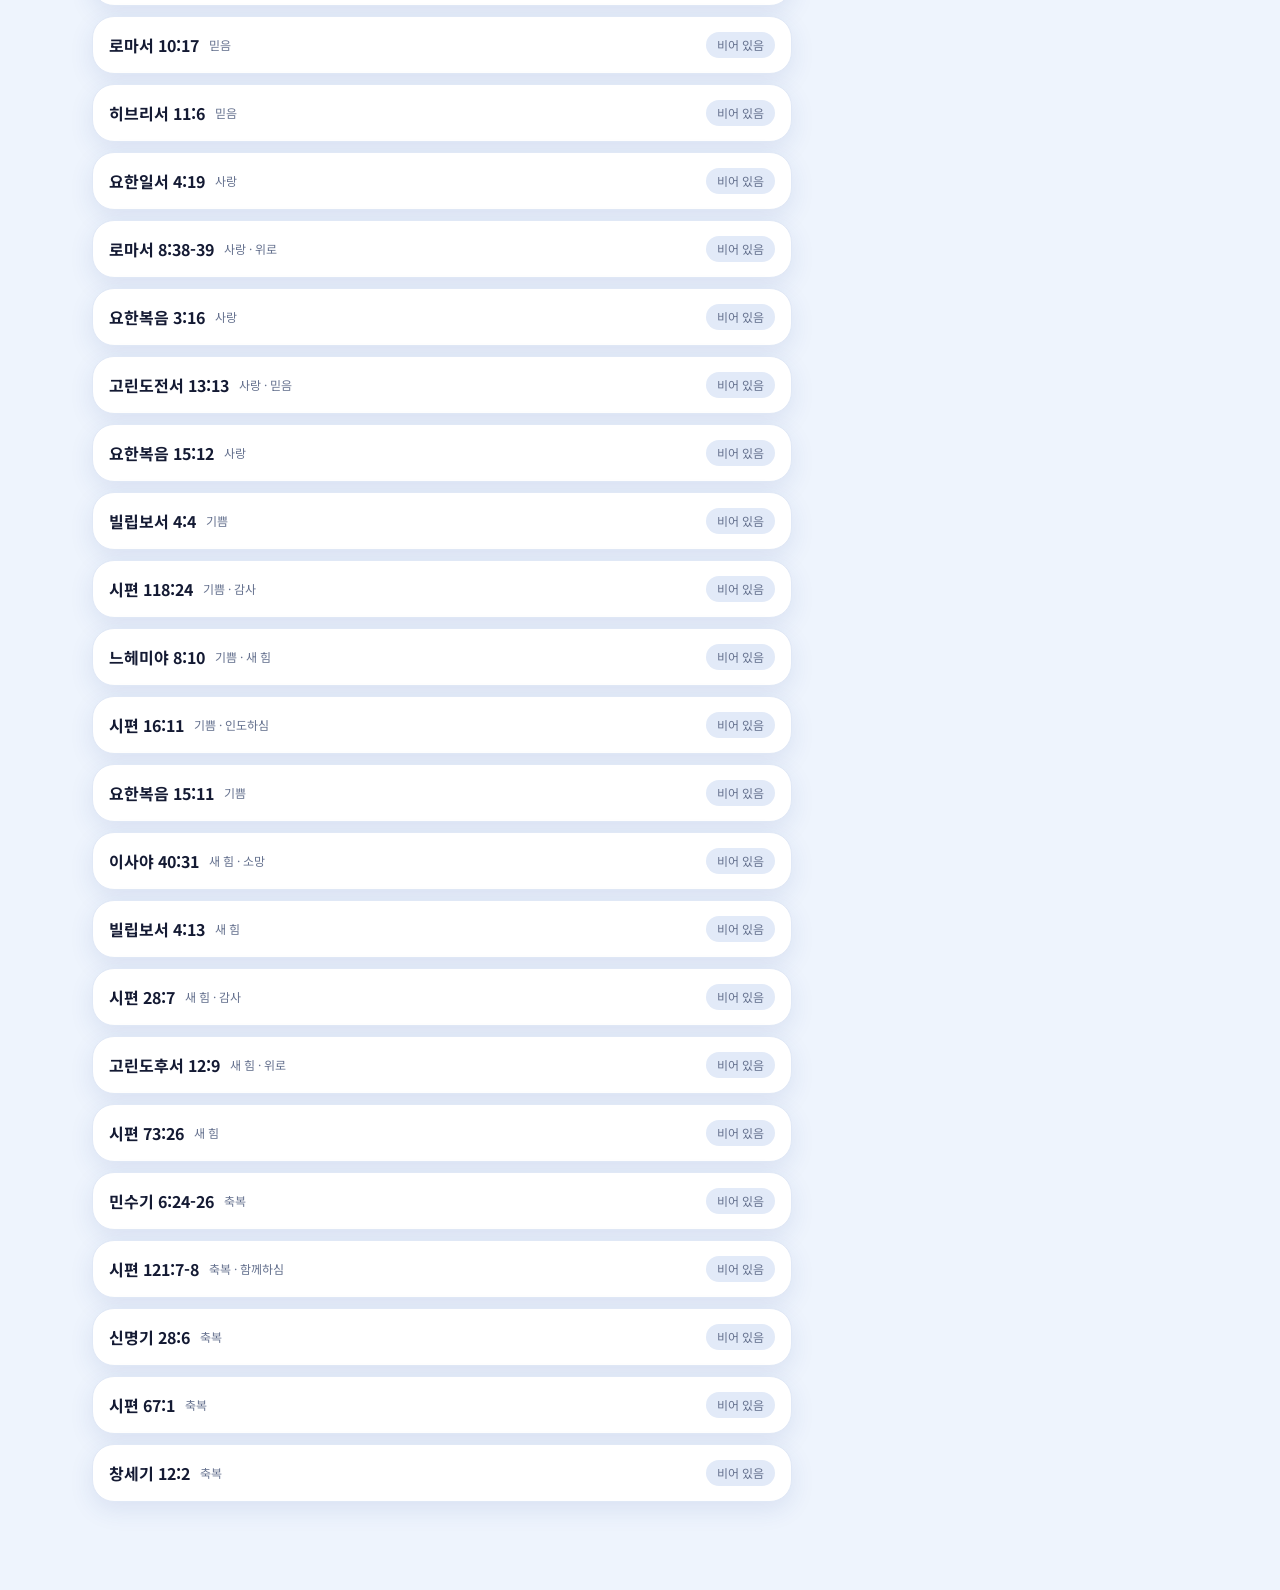
<file: library.html>
<!doctype html>
<html lang="ko">
<head>
<meta charset="utf-8">
<meta name="viewport" content="width=device-width, initial-scale=1, viewport-fit=cover">
<meta name="theme-color" id="metaTheme" content="#eef4fd">
<meta name="color-scheme" content="light dark">
<link rel="manifest" href="manifest.json">
<link rel="icon" type="image/png" sizes="32x32" href="assets/icons/favicon-32.png">
<link rel="apple-touch-icon" href="assets/icons/apple-touch-icon.png">
<title>말씀 라이브러리</title>
<script src="js/theme.js"></script>
<link rel="preconnect" href="https://fonts.googleapis.com">
<link rel="preconnect" href="https://fonts.gstatic.com" crossorigin>
<link rel="stylesheet" href="https://fonts.googleapis.com/css2?family=Noto+Sans+KR:wght@400;500;700&display=swap">
<link rel="stylesheet" href="css/app.css">
<link rel="stylesheet" href="css/library.css">
</head>
<body class="library-page">
<header class="appbar">
  <a class="icon-btn back-btn" href="index.html" aria-label="카드 만들기로 돌아가기">
    <svg width="22" height="22" viewBox="0 0 24 24" fill="none" stroke="currentColor" stroke-width="2" stroke-linecap="round" stroke-linejoin="round" aria-hidden="true"><path d="M15 5l-7 7 7 7"/></svg>
  </a>
  <div class="appbar-actions">
    <button type="button" class="icon-btn" id="themeToggle" aria-label="화면 밝기 바꾸기">
      <svg class="i-moon" width="21" height="21" viewBox="0 0 24 24" fill="none" stroke="currentColor" stroke-width="1.8" stroke-linecap="round" stroke-linejoin="round" aria-hidden="true"><path d="M21 12.8A9 9 0 1 1 11.2 3a7 7 0 0 0 9.8 9.8z"/></svg>
      <svg class="i-sun" width="21" height="21" viewBox="0 0 24 24" fill="none" stroke="currentColor" stroke-width="1.8" stroke-linecap="round" stroke-linejoin="round" aria-hidden="true"><circle cx="12" cy="12" r="4"/><path d="M12 2v2M12 20v2M4.9 4.9l1.4 1.4M17.7 17.7l1.4 1.4M2 12h2M20 12h2M4.9 19.1l1.4-1.4M17.7 6.3l1.4-1.4"/></svg>
    </button>
  </div>
</header>
<div class="lib-head">
  <h1 class="lib-title">말씀 라이브러리</h1>
  <p class="notice">
    이 앱은 성경 본문을 제공하지 않습니다. 사용하실 본문을 직접 입력해 주세요.
    개역개정·새번역은 대한성서공회 저작물이므로 사용 범위를 확인해 주세요.
    입력한 내용은 <strong>이 기기에만</strong> 저장되고 어디로도 전송되지 않습니다.
  </p>
</div>

<main class="lib">
  <div class="backup-note" id="backupNote" role="status" hidden>
    <span id="backupText"></span>
    <button type="button" class="chip primary-chip" id="backupNow">지금 백업하기</button>
  </div>

  <div class="lib-tools">
    <div class="chips" id="themeChips" role="group" aria-label="주제 필터"></div>
    <label class="check"><input type="checkbox" id="filledOnly"> 본문이 입력된 것만 보기</label>
    <div class="dedupe-row">
      <button type="button" class="chip" id="dedupeBtn">중복 정리</button>
      <button type="button" class="chip" id="undoBtn" hidden>정리 되돌리기</button>
    </div>
    <p class="hint" id="summary" aria-live="polite"></p>
  </div>

  <ul class="verse-list" id="verseList"></ul>

  <details class="add-box" id="addBox">
    <summary>+ 목록에 없는 말씀 직접 추가</summary>
    <div class="add-form">
      <div class="field">
        <label for="addRef">장절</label>
        <input id="addRef" type="text" autocomplete="off" placeholder="예: 시편 121:1-2">
      </div>
      <div class="field">
        <span class="label">주제 (여러 개 선택 가능)</span>
        <div class="chips" id="addThemes" role="group" aria-label="주제"></div>
      </div>
      <div class="field">
        <label for="addText">본문</label>
        <textarea id="addText" rows="4" placeholder="절마다 줄을 바꿔 입력하면 긴 말씀을 절 단위로 나눌 수 있습니다."></textarea>
      </div>
      <button type="button" class="btn primary" id="addBtn">추가하기</button>
    </div>
  </details>

  <section class="backup">
    <h2 class="section-title">백업 · 옮기기</h2>
    <p class="hint">휴대폰과 Mac 사이에 라이브러리를 옮길 때 사용합니다. 내보낸 파일을 다른 기기에서 가져오세요.</p>
    <div class="backup-btns">
      <button type="button" class="btn" id="exportBtn">파일로 내보내기</button>
      <label class="btn file-btn">파일에서 가져오기<input type="file" id="importFile" accept="application/json,.json" hidden></label>
    </div>

    <div id="syncPanel" style="margin-top:16px"></div>

    <details class="fallback">
      <summary>파일 저장·열기가 안 될 때: 글자로 복사해서 백업하기</summary>
      <div class="fallback-body">
        <p class="hint">① "백업 내용 복사"를 누르고 메모 앱 등에 붙여넣어 보관하세요. ② 복원할 때는 보관해 둔 글자를 아래 칸에 붙여넣고 "붙여넣은 내용 가져오기"를 누르세요.</p>
        <button type="button" class="chip" id="copyBackup">백업 내용 복사</button>
        <textarea id="pasteBox" rows="5" aria-label="백업 내용" placeholder="복원할 때 여기에 붙여넣기"></textarea>
        <button type="button" class="chip" id="pasteImport">붙여넣은 내용 가져오기</button>
      </div>
    </details>
  </section>
</main>

<div class="toast" id="toast" role="status" aria-live="polite" hidden></div>

<script src="js/storage.js"></script>
<script src="js/library.js"></script>
<script src="js/history.js"></script>
<script src="js/sync-core.js"></script>
<script src="js/drive.js"></script>
<script src="js/sync-config.js"></script>
<script src="js/sync.js"></script>
<script src="js/library-page.js"></script>
<script>document.getElementById("themeToggle").addEventListener("click",function(){VerseTheme.toggle();});</script>
<script src="js/pwa.js"></script>
</body>
</html>
</file>
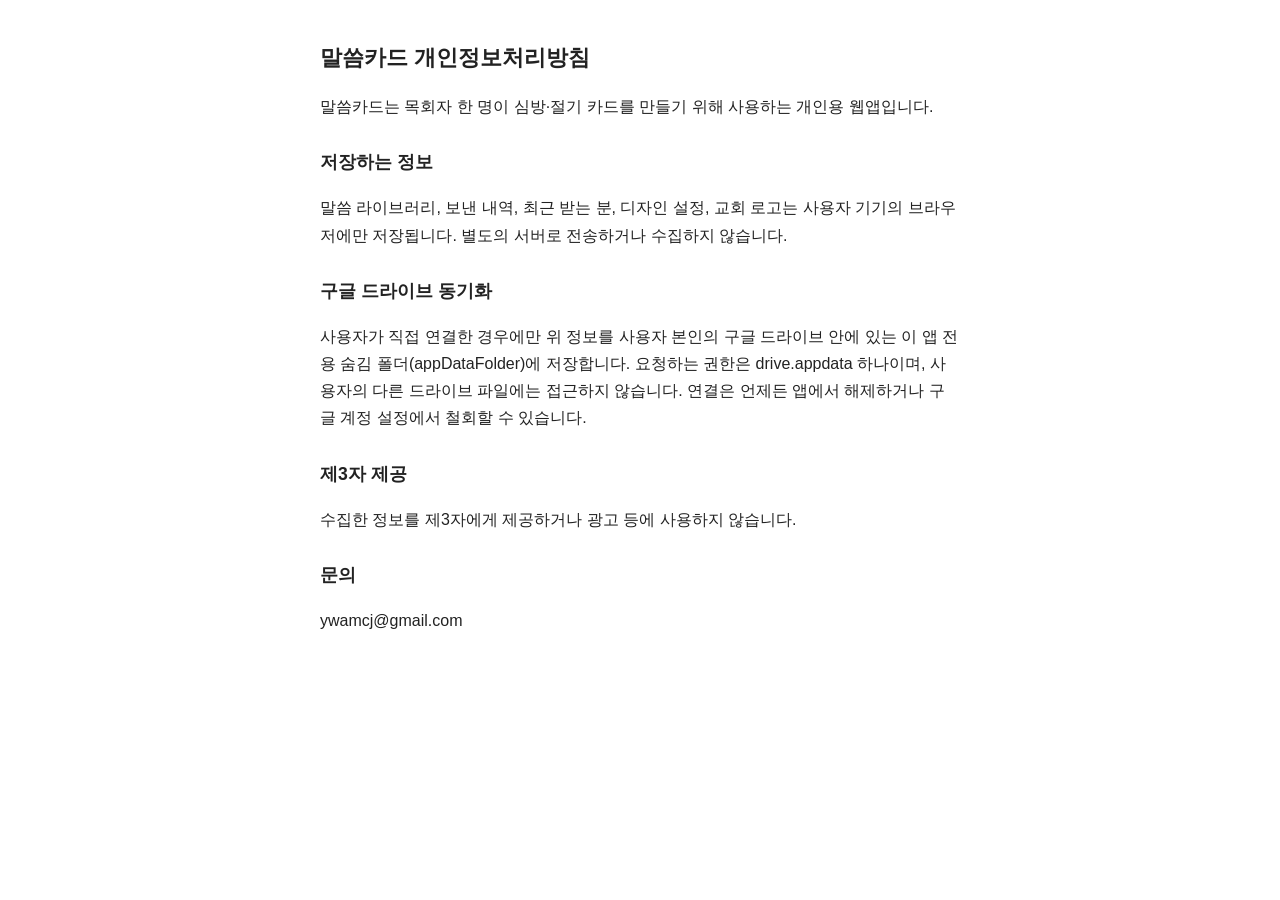
<file: privacy.html>
<!doctype html>
<html lang="ko">
<head>
<meta charset="utf-8">
<meta name="viewport" content="width=device-width, initial-scale=1">
<title>말씀카드 개인정보처리방침</title>
<style>
body{font-family:-apple-system,"Noto Sans KR",sans-serif;max-width:640px;margin:0 auto;padding:24px 16px;line-height:1.7;color:#222}
h1{font-size:1.4rem}h2{font-size:1.1rem;margin-top:1.6em}
</style>
</head>
<body>
<h1>말씀카드 개인정보처리방침</h1>
<p>말씀카드는 목회자 한 명이 심방·절기 카드를 만들기 위해 사용하는 개인용 웹앱입니다.</p>
<h2>저장하는 정보</h2>
<p>말씀 라이브러리, 보낸 내역, 최근 받는 분, 디자인 설정, 교회 로고는 사용자 기기의 브라우저에만 저장됩니다. 별도의 서버로 전송하거나 수집하지 않습니다.</p>
<h2>구글 드라이브 동기화</h2>
<p>사용자가 직접 연결한 경우에만 위 정보를 사용자 본인의 구글 드라이브 안에 있는 이 앱 전용 숨김 폴더(appDataFolder)에 저장합니다. 요청하는 권한은 drive.appdata 하나이며, 사용자의 다른 드라이브 파일에는 접근하지 않습니다. 연결은 언제든 앱에서 해제하거나 구글 계정 설정에서 철회할 수 있습니다.</p>
<h2>제3자 제공</h2>
<p>수집한 정보를 제3자에게 제공하거나 광고 등에 사용하지 않습니다.</p>
<h2>문의</h2>
<p>ywamcj@gmail.com</p>
</body>
</html>
</file>
<file: css/app.css>
/*
 * 앱 화면 스타일 — 라이트(연한 하늘색 + 파랑)와 다크(짙은 남색 + 파랑)를 색 토큰으로 바꿔 쓴다.
 * 카드 자체(.card)의 색은 templates.css가 따로 정하므로 앱 밝기와 상관없이 같은 모양으로 저장된다.
 */
:root {
  color-scheme: light;
  --bg: #eef4fd;
  --bg-image: linear-gradient(180deg, #f3f7fe 0%, #e8f0fc 100%);
  --surface: #ffffff;
  --surface-2: #f1f5fd;
  --surface-3: #e2eaf8;
  --ink: #141a33;
  --muted: #66728f;
  --line: #e0e8f6;
  --line-strong: #c7d3ea;
  --primary: #2f6bf0;
  --primary-ink: #ffffff;
  --primary-soft: #e3ecff;
  --primary-shadow: rgba(47, 107, 240, 0.32);
  --focus: #2f6bf0;
  --danger: #c23a3a;
  --danger-line: #efbcbc;
  --warn-bg: #fff6e3;
  --warn-line: #ecd197;
  --warn-ink: #5a4320;
  --ok-bg: #e8f6ee;
  --ok-line: #b6dcc5;
  --ok-ink: #25583a;
  --preview-bg: linear-gradient(160deg, #dbe7ff 0%, #e7e3ff 100%);
  --tile-a: linear-gradient(150deg, #3f86ff 0%, #5a5ff0 100%);
  --tile-a-line: transparent;
  --tile-b: linear-gradient(150deg, #243060 0%, #121a3d 100%);
  --tile-b-line: transparent;
  --shadow: 0 8px 24px rgba(40, 70, 150, 0.10);
  --shadow-lg: 0 14px 30px rgba(30, 60, 160, 0.26);
  --scrim: rgba(8, 14, 40, 0.45);
  --radius: 18px;
  --radius-lg: 28px;
  --stepbar-h: 92px;
  /* 예전 이름과 호환 */
  --panel: var(--surface);
  --accent: var(--primary);
  --accent-ink: var(--primary-ink);
}

:root[data-theme="dark"] {
  color-scheme: dark;
  --bg: #090d1d;
  --bg-image: linear-gradient(180deg, #090d1d 0%, #0f1630 100%);
  --surface: #131a33;
  --surface-2: #1a2342;
  --surface-3: #253058;
  --ink: #e9eefc;
  --muted: #8d99bb;
  --line: rgba(255, 255, 255, 0.09);
  --line-strong: rgba(255, 255, 255, 0.2);
  --primary: #5b8cff;
  --primary-ink: #0a1030;
  --primary-soft: rgba(91, 140, 255, 0.16);
  --primary-shadow: rgba(91, 140, 255, 0.35);
  --focus: #8fb0ff;
  --danger: #ff9a9a;
  --danger-line: rgba(255, 154, 154, 0.4);
  --warn-bg: rgba(236, 209, 151, 0.12);
  --warn-line: rgba(236, 209, 151, 0.35);
  --warn-ink: #f4e3bb;
  --ok-bg: rgba(90, 200, 140, 0.12);
  --ok-line: rgba(90, 200, 140, 0.35);
  --ok-ink: #c3ecd3;
  --preview-bg: linear-gradient(160deg, #18235a 0%, #0e1433 100%);
  --tile-a: linear-gradient(150deg, #3b78f5 0%, #5a50e0 100%);
  --tile-a-line: transparent;
  --tile-b: linear-gradient(150deg, #1d2750 0%, #0f1633 100%);
  --tile-b-line: rgba(255, 255, 255, 0.12);
  --shadow: 0 8px 24px rgba(0, 0, 0, 0.35);
  --shadow-lg: 0 18px 36px rgba(0, 0, 0, 0.55);
  --scrim: rgba(0, 0, 0, 0.62);
}

* { box-sizing: border-box; }
html, body { margin: 0; }
[hidden] { display: none !important; }

body {
  background: var(--bg) var(--bg-image) fixed;
  color: var(--ink);
  font-family: 'Noto Sans KR', system-ui, sans-serif;
  font-size: 16px;
  line-height: 1.5;
  -webkit-text-size-adjust: 100%;
  min-height: 100vh;
}
.app { max-width: 560px; margin: 0 auto; }
body[data-view="create"] .app { padding-bottom: calc(var(--stepbar-h) + env(safe-area-inset-bottom)); }

a { color: var(--primary); }
:focus-visible { outline: 2px solid var(--focus); outline-offset: 2px; }

/* ───────── 상단 바 ───────── */
.appbar {
  display: flex; align-items: center; justify-content: space-between;
  padding: 16px 20px 8px; min-height: 64px;
}
.brand {
  display: inline-flex; align-items: center; gap: 10px;
  border: 0; background: none; padding: 0; min-height: 44px; font: inherit; color: var(--ink); cursor: pointer;
}
.brand-mark {
  width: 40px; height: 40px; border-radius: 13px; background: var(--surface); box-shadow: var(--shadow);
  display: inline-flex; align-items: center; justify-content: center;
}
.brand-mark img { width: 28px; height: auto; display: block; }
.brand-name { font-size: 20px; font-weight: 700; letter-spacing: -0.01em; }
.appbar-actions { display: flex; gap: 10px; }

.icon-btn {
  width: 44px; height: 44px; border-radius: 50%;
  border: 1px solid var(--line); background: var(--surface); box-shadow: var(--shadow);
  color: var(--ink); display: inline-flex; align-items: center; justify-content: center;
  cursor: pointer; text-decoration: none; padding: 0;
}
.icon-btn.small { width: 40px; height: 40px; box-shadow: none; }
.icon-btn:disabled { opacity: 0.4; cursor: not-allowed; }
.i-sun { display: none; }
:root[data-theme="dark"] .i-sun { display: block; }
:root[data-theme="dark"] .i-moon { display: none; }
:root[data-theme="dark"] #themeToggle { color: var(--primary); border-color: var(--line-strong); background: var(--primary-soft); }

/* ───────── 홈 ───────── */
.home { padding: 8px 20px 40px; display: flex; flex-direction: column; gap: 22px; }
.home-main, .home-side { display: flex; flex-direction: column; gap: 22px; min-width: 0; }
.home-title { margin: 8px 0 0; font-size: 28px; font-weight: 700; line-height: 1.3; letter-spacing: -0.02em; }
.home-sub { margin: -14px 0 0; font-size: 14px; color: var(--muted); }

.tiles { display: grid; grid-template-columns: 1fr 1fr; gap: 12px; }
.tile {
  min-height: 176px; padding: 18px; border-radius: var(--radius-lg); text-align: left;
  font: inherit; color: #ffffff; cursor: pointer;
  display: flex; flex-direction: column; justify-content: space-between; gap: 18px;
  border: 1px solid var(--tile-a-line); background: var(--tile-a); box-shadow: var(--shadow);
}
.tile-season { border-color: var(--tile-b-line); background: var(--tile-b); }
.tile-icon {
  width: 46px; height: 46px; border-radius: 16px; background: rgba(255, 255, 255, 0.2); color: #ffffff;
  display: inline-flex; align-items: center; justify-content: center;
}
.tile-text { display: flex; flex-direction: column; gap: 4px; }
.tile-text strong { font-size: 18px; }
.tile-text span { font-size: 12px; line-height: 1.5; color: rgba(255, 255, 255, 0.82); }

.home-block { display: flex; flex-direction: column; gap: 10px; }
.block-title { margin: 0; font-size: 15px; font-weight: 700; }
.hscroll { display: flex; gap: 8px; overflow-x: auto; padding: 2px 2px 6px; scrollbar-width: none; margin: 0 -20px; padding-left: 20px; padding-right: 20px; }
.hscroll::-webkit-scrollbar { display: none; }
.hscroll:empty { display: none; }
.pill {
  display: inline-flex; align-items: center; gap: 8px; flex: none; min-height: 44px; padding: 0 16px 0 12px;
  border-radius: 999px; border: 1px solid var(--line); background: var(--surface); color: var(--ink);
  font: inherit; font-size: 14px; white-space: nowrap; cursor: pointer; box-shadow: var(--shadow);
}
.pill .dot { width: 10px; height: 10px; border-radius: 50%; border: 0; }
.pill.person { padding-left: 6px; }
.avatar {
  width: 34px; height: 34px; border-radius: 50%; background: var(--primary-soft); color: var(--primary);
  display: inline-flex; align-items: center; justify-content: center; font-weight: 700; flex: none;
}
.avatar.big { width: 48px; height: 48px; font-size: 18px; }

.settings { background: var(--surface); border: 1px solid var(--line); border-radius: var(--radius); box-shadow: var(--shadow); }
.settings summary {
  cursor: pointer; min-height: 56px; padding: 0 16px; display: flex; align-items: center;
  font-size: 14px; font-weight: 500; color: var(--primary); list-style: none;
}
.settings summary::-webkit-details-marker { display: none; }
.settings-body { padding: 0 16px 16px; display: flex; flex-direction: column; gap: 10px; }
.settings-row { display: flex; align-items: center; justify-content: space-between; gap: 12px; }
.settings-label { font-size: 14px; font-weight: 500; }
.privacy-row { display: flex; align-items: center; justify-content: space-between; gap: 12px; min-height: 52px; font-size: 14px; }

/* ───────── 단계 표시 ───────── */
.center-col { display: contents; }
.steps { display: flex; align-items: center; gap: 6px; padding: 4px 20px 6px; }
.step {
  display: inline-flex; align-items: center; gap: 6px; min-height: 44px; padding: 0;
  border: 0; background: none; font: inherit; font-size: 13px; color: var(--muted); cursor: pointer;
}
.step-dot {
  width: 26px; height: 26px; border-radius: 50%; background: var(--surface-3); color: var(--muted);
  display: inline-flex; align-items: center; justify-content: center; font-size: 13px; font-weight: 700;
}
.step .dot-check { display: none; }
.step.done .step-dot, .step.current .step-dot { background: var(--primary); color: var(--primary-ink); }
.step.done .dot-num { display: none; }
.step.done .dot-check { display: block; }
.step.current .step-dot { box-shadow: 0 0 0 4px var(--primary-soft); }
.step.current { color: var(--ink); font-weight: 700; }
.step-line { flex: 1; height: 2px; border-radius: 1px; background: var(--line-strong); }
.step-line.done { background: var(--primary); }

/* ───────── 미리보기 ───────── */
.preview {
  position: sticky; top: 0; z-index: 5; padding: 6px 16px 12px; background: var(--bg) var(--bg-image) fixed;
}
.preview-panel { background: var(--preview-bg); border-radius: var(--radius-lg); padding: 16px 12px 14px; }
/* 미리보기 크기는 app.js가 선택한 크기(비율)에 맞춰 정한다. */
.preview-frame {
  margin: 0 auto; position: relative; overflow: hidden; border-radius: 12px;
  box-shadow: var(--shadow-lg); background: #fff;
}
.preview-scale { position: absolute; top: 0; left: 0; transform-origin: top left; }
.pager { display: flex; align-items: center; justify-content: center; gap: 14px; padding-top: 12px; font-size: 14px; font-weight: 700; }

/* ───────── 입력/디자인/보내기 패널 ───────── */
.panel { padding: 8px 16px 16px; display: flex; flex-direction: column; gap: 14px; }
.panel > .field {
  background: var(--surface); border: 1px solid var(--line); border-radius: var(--radius-lg);
  box-shadow: var(--shadow); padding: 16px;
}
.field label, .label, .sub-label {
  display: block; font-size: 13px; font-weight: 500; color: var(--muted); margin-bottom: 8px;
}
.sub-label { margin-top: 14px; }
/* 칩 모양 라벨(파일 고르기 등)은 .field label의 줄 배치·여백을 따르지 않고 칩처럼 가운데 정렬한다. */
.field label.chip, .sheet label.chip { display: inline-flex; align-items: center; justify-content: center; margin: 0; font-size: 14px; font-weight: 500; color: var(--ink); }
.label-row { display: flex; align-items: center; justify-content: space-between; gap: 8px; margin-bottom: 8px; }
.label-row label { margin-bottom: 0; }
.row { display: flex; gap: 8px; }
.row input { flex: 1 1 auto; min-width: 0; }
.row select { flex: 0 0 auto; }
.row + input[type="text"], .ref-row { margin-top: 8px; }
select.wide { width: 100%; }
.hint { margin: 8px 0 0; font-size: 12px; line-height: 1.55; color: var(--muted); }
.hint.center { text-align: center; }

input[type="text"], textarea, select {
  width: 100%; font: inherit; font-size: 16px; color: var(--ink); /* iOS 확대 방지 */
  background: var(--surface-2); border: 1px solid transparent; border-radius: 16px;
  padding: 12px 14px; min-height: 48px;
}
input::placeholder, textarea::placeholder { color: var(--muted); opacity: 0.8; }
select { width: auto; padding-right: 10px; }
textarea { resize: vertical; line-height: 1.6; }
input:focus, textarea:focus, select:focus { outline: 2px solid var(--focus); outline-offset: 1px; }

.seg { display: grid; grid-template-columns: 1fr 1fr; background: var(--surface-3); border-radius: 22px; padding: 4px; gap: 4px; }
.seg.seg-3 { grid-template-columns: repeat(3, 1fr); min-width: 190px; }
.seg button {
  border: 0; background: transparent; font: inherit; font-size: 14px; min-height: 44px; border-radius: 18px;
  color: var(--muted); cursor: pointer; padding: 0 8px;
}
.seg button[aria-selected="true"], .seg button[aria-pressed="true"] {
  background: var(--surface); color: var(--ink); font-weight: 700; box-shadow: 0 2px 8px rgba(0, 0, 0, 0.14);
}

.link-btn {
  margin-top: 8px; min-height: 44px; padding: 0 4px; border: 0; background: transparent;
  font: inherit; font-size: 14px; font-weight: 500; color: var(--primary); cursor: pointer;
}
.text-btn { border: 0; background: none; font: inherit; font-size: 13px; color: var(--muted); cursor: pointer; }

/* 칩 · 색상 · 체크 */
.chips { display: flex; flex-wrap: wrap; gap: 8px; }
.chip {
  min-height: 44px; padding: 0 16px; display: inline-flex; align-items: center; gap: 8px;
  border: 1px solid var(--line); border-radius: 999px; background: var(--surface-2); color: var(--ink);
  font: inherit; font-size: 14px; cursor: pointer;
}
.chip.small { min-height: 40px; font-size: 13px; padding: 0 14px; background: var(--primary-soft); color: var(--primary); border-color: transparent; font-weight: 700; }
.chip[aria-pressed="true"], .chip.primary-chip { background: var(--primary); border-color: var(--primary); color: var(--primary-ink); font-weight: 700; }
.chip:disabled { opacity: 0.4; cursor: not-allowed; }
.chip.danger { color: var(--danger); border-color: var(--danger-line); background: transparent; }
.chip .dot { width: 14px; height: 14px; border-radius: 50%; border: 1px solid rgba(0, 0, 0, 0.25); flex: none; }
:root[data-theme="dark"] .chip .dot { border-color: rgba(255, 255, 255, 0.55); }
.chip small { font-size: 11px; opacity: 0.75; }

.swatches { display: flex; flex-wrap: wrap; gap: 10px; }
.swatch {
  width: 44px; height: 44px; border-radius: 50%; border: 1px solid rgba(128, 128, 128, 0.45);
  cursor: pointer; padding: 0; font: inherit; font-size: 11px; color: var(--muted); background: var(--surface-2);
}
.swatch[aria-pressed="true"] { outline: 3px solid var(--primary); outline-offset: 2px; }
.swatch.default { border-style: dashed; }

.stepper { display: flex; align-items: center; gap: 12px; }
.stepper #stepLabel { min-width: 84px; text-align: center; font-size: 14px; }
.check { display: flex; align-items: center; gap: 10px; min-height: 44px; font-size: 15px; color: var(--ink); }
.field .check { margin-bottom: 0; font-weight: 400; }
.check input { width: 22px; height: 22px; accent-color: var(--primary); }
.logo-row { display: flex; align-items: center; flex-wrap: wrap; gap: 8px 12px; }
.logo-options { margin-top: 10px; display: flex; flex-direction: column; gap: 6px; }
.file-chip { cursor: pointer; }

/* 인사말 예시 */
.suggest { margin-top: 10px; }
.suggest-list { display: flex; flex-direction: column; gap: 8px; }
.suggest-item {
  min-height: 48px; padding: 10px 14px; text-align: left; font: inherit; font-size: 14px; line-height: 1.55;
  white-space: pre-line; color: var(--ink); background: var(--surface-2);
  border: 1px dashed var(--primary); border-radius: 16px; cursor: pointer;
}

/* 긴 말씀 나누기 */
.splitbox { margin-top: 10px; padding: 12px 14px; background: var(--surface-2); border: 1px solid var(--line); border-radius: 16px; }
.split-msg { margin: 0 0 8px; font-size: 13px; line-height: 1.55; color: var(--ink); }
.split-actions { display: flex; flex-wrap: wrap; align-items: center; gap: 8px 12px; }

/* 보내기 */
.summary { display: flex; align-items: center; gap: 12px; }
.summary-text { flex: 1; min-width: 0; }
.summary-to { font-size: 16px; font-weight: 700; }
.summary-from { font-size: 12px; color: var(--muted); }
.summary-meta { font-size: 12px; color: var(--muted); text-align: right; white-space: pre-line; }
.send-tiles { display: grid; grid-template-columns: 1fr 1fr; gap: 10px; }

/* ───────── 버튼 ───────── */
.btn {
  min-height: 54px; padding: 0 22px; display: inline-flex; align-items: center; justify-content: center; gap: 8px;
  font: inherit; font-size: 15px; font-weight: 700; border-radius: 999px; cursor: pointer;
  border: 1.5px solid var(--line-strong); background: var(--surface); color: var(--ink);
}
.btn.primary { border-color: var(--primary); background: var(--primary); color: var(--primary-ink); box-shadow: 0 12px 24px var(--primary-shadow); font-size: 16px; }
.btn.grow { flex: 1; }
.btn.tile-btn { border-radius: 27px; }
.btn:disabled { opacity: 0.45; cursor: not-allowed; }

.stepbar {
  position: fixed; left: 0; right: 0; bottom: 0; z-index: 10;
  padding: 26px 16px calc(16px + env(safe-area-inset-bottom));
  background: linear-gradient(to top, var(--bg) 62%, transparent);
}
.stepbar-inner { max-width: 528px; margin: 0 auto; display: flex; gap: 10px; }

/* 토스트 · 시트(대화상자) */
.toast {
  position: fixed; left: 16px; right: 16px; bottom: calc(var(--stepbar-h) + 8px + env(safe-area-inset-bottom)); z-index: 20;
  max-width: 528px; margin: 0 auto; padding: 12px 16px; border-radius: 16px;
  background: var(--ink); color: var(--bg); font-size: 14px; text-align: center; box-shadow: var(--shadow-lg);
}
body[data-view="home"] .toast { bottom: 24px; }

.sheet {
  width: min(560px, 100%); max-height: 80vh; margin: auto auto 0;
  padding: 16px; border: 0; border-radius: 24px 24px 0 0; background: var(--surface); color: var(--ink);
  display: flex; flex-direction: column; gap: 12px;
}
.sheet:not([open]) { display: none; }
.photo-thumb { display: flex; align-items: center; justify-content: center; min-height: 120px; max-height: 220px; border-radius: 16px; overflow: hidden; background: var(--surface-3); color: var(--muted); font-size: 13px; }
.photo-thumb img { display: block; width: 100%; max-height: 220px; object-fit: cover; }
.sheet::backdrop { background: var(--scrim); }
.sheet-head { display: flex; align-items: center; justify-content: space-between; }
.sheet-head h2 { margin: 0; font-size: 17px; }
.sheet-list { list-style: none; margin: 0; padding: 0; overflow-y: auto; display: flex; flex-direction: column; gap: 8px; }
.sheet-item {
  width: 100%; text-align: left; font: inherit; color: var(--ink); padding: 12px 14px; min-height: 56px;
  background: var(--surface-2); border: 1px solid var(--line); border-radius: 16px; cursor: pointer;
}
.sheet-item .r { font-weight: 700; font-size: 15px; }
.sheet-item .t { margin-top: 2px; font-size: 13px; color: var(--muted); display: -webkit-box; -webkit-line-clamp: 2; -webkit-box-orient: vertical; overflow: hidden; }
.sheet-empty { padding: 16px 4px; font-size: 14px; line-height: 1.6; color: var(--muted); }
.print-options { display: flex; flex-direction: column; gap: 8px; }
.print-opt {
  display: flex; align-items: flex-start; gap: 12px; padding: 12px 14px; min-height: 56px;
  background: var(--surface-2); border: 1px solid var(--line); border-radius: 16px; cursor: pointer;
}
.print-opt input { margin-top: 4px; width: 20px; height: 20px; accent-color: var(--primary); flex: none; }
.print-opt span { display: flex; flex-direction: column; gap: 2px; font-size: 15px; }
.print-opt small { font-size: 12px; color: var(--muted); line-height: 1.5; }

/* 인쇄용 영역: 화면에서는 숨기고, 인쇄할 때만 보인다. */
#printArea { display: none; }
@media print {
  body > *:not(#printArea) { display: none !important; }
  html, body { margin: 0 !important; padding: 0 !important; background: #fff !important; }
  #printArea { display: block; }
  .print-sheet { break-after: page; page-break-after: always; overflow: hidden; }
  .print-sheet:last-child { break-after: auto; page-break-after: auto; }
  .print-sheet img { display: block; width: 100mm; height: 148mm; }
  .print-sheet.single { width: 100mm; height: 148mm; }
  .print-sheet.a4x2 { position: relative; width: 297mm; height: 210mm; display: flex; }
  .print-sheet.a4x2 .cell { width: 148.5mm; height: 210mm; display: flex; align-items: center; justify-content: center; }
  .print-sheet.a4x2::after { content: ""; position: absolute; left: 148.5mm; top: 10mm; bottom: 10mm; border-left: 0.3mm dashed #999; }
}

/* ───────── 동기화 · 보낸 내역 · 안내 배너 ───────── */
.block-head { display: flex; align-items: baseline; justify-content: space-between; }
.text-link { font-size: 13px; color: var(--primary); text-decoration: none; font-weight: 500; }
.history-list { display: flex; flex-direction: column; gap: 8px; }
.history-list:empty { display: none; }
.history-row {
  width: 100%; font: inherit; color: inherit; text-align: left; cursor: pointer;
  display: flex; align-items: center; gap: 12px; padding: 12px 16px; background: var(--surface);
  border: 1px solid var(--line); border-radius: var(--radius); box-shadow: var(--shadow);
}
.history-main { flex: 1; min-width: 0; }
.history-who { font-size: 15px; font-weight: 700; overflow: hidden; text-overflow: ellipsis; white-space: nowrap; }
.history-sub { font-size: 12px; color: var(--muted); overflow: hidden; text-overflow: ellipsis; white-space: nowrap; }
.history-when { font-size: 12px; color: var(--muted); flex: none; }
.label-actions { display: flex; gap: 6px; flex-wrap: wrap; justify-content: flex-end; }
.font-list { list-style: none; margin: 0; padding: 0; display: flex; flex-direction: column; gap: 8px; }
.font-list:empty::before { content: "아직 추가한 글꼴이 없어요."; font-size: 13px; color: var(--muted); }
.font-item { display: flex; align-items: center; justify-content: space-between; gap: 10px; padding: 10px 14px; border: 1px solid var(--line); border-radius: 16px; background: var(--surface-2); }
.font-item .fn { font-size: 18px; min-width: 0; overflow: hidden; text-overflow: ellipsis; white-space: nowrap; }
.font-item .fk { font-size: 11px; color: var(--muted); }
.fav-list { display: flex; flex-direction: column; gap: 8px; }
.fav-list:empty { display: none; }
.fav-item { display: flex; align-items: center; gap: 4px; background: var(--surface); border: 1px solid var(--line); border-radius: var(--radius); box-shadow: var(--shadow); }
.fav-go { flex: 1; min-width: 0; display: flex; align-items: center; gap: 12px; padding: 12px 8px 12px 16px; background: none; border: 0; font: inherit; color: inherit; text-align: left; cursor: pointer; }
.fav-go svg { flex: none; color: var(--primary); }
.fav-name { font-size: 15px; font-weight: 700; overflow: hidden; text-overflow: ellipsis; white-space: nowrap; }
.fav-sub { font-size: 12px; color: var(--muted); overflow: hidden; text-overflow: ellipsis; white-space: nowrap; }
.fav-del { flex: none; margin-right: 6px; }
.fav-save { width: 100%; margin-top: 14px; display: inline-flex; align-items: center; justify-content: center; gap: 8px; }
.sent-hint { margin-top: 10px; padding: 10px 12px; border-radius: 14px; background: var(--warn-bg); border: 1px solid var(--warn-line); color: var(--warn-ink); font-size: 13px; }

.banner {
  display: flex; align-items: center; justify-content: space-between; gap: 10px; flex-wrap: wrap;
  margin: 4px 16px 0; padding: 12px 14px; border-radius: var(--radius);
  background: var(--primary-soft); border: 1px solid var(--line); font-size: 13px;
}

.sync-card { display: flex; flex-direction: column; gap: 8px; padding: 14px 16px; border-radius: var(--radius); background: var(--surface-2); border: 1px solid var(--line); }
.sync-head { display: flex; align-items: center; justify-content: space-between; gap: 8px; font-size: 14px; }
.sync-badge { font-size: 12px; padding: 3px 10px; border-radius: 999px; background: var(--surface-3); color: var(--muted); }
.sync-badge.ok { background: var(--ok-bg); color: var(--ok-ink); border: 1px solid var(--ok-line); }
.sync-badge.warn { background: var(--warn-bg); color: var(--warn-ink); border: 1px solid var(--warn-line); }
.sync-badge.busy { background: var(--primary-soft); color: var(--primary); }
.sync-text { margin: 0; font-size: 13px; line-height: 1.55; color: var(--ink); }
.sync-actions { display: flex; flex-wrap: wrap; gap: 8px; }
.sync-actions:empty { display: none; }
.sync-setup { display: flex; flex-direction: column; gap: 8px; align-items: flex-start; }
.sync-setup .sub-label { margin: 4px 0 0; }
.sync-card .hint { margin: 0; }

/* ═════════ 컴퓨터(넓은 화면): 대시보드형 배치 ═════════
   카드 만들기는 3열(내용 · 미리보기 · 디자인/보내기)로 한 화면에 펼치고, 단계 이동은 쓰지 않는다. */
@media (min-width: 1024px) {
  [data-panel="2"] .fav-save { display: none; } /* 넓은 화면은 가운데 열의 버튼 하나만 쓴다 */
  .app { max-width: 1360px; padding: 0 32px; }
  body[data-view="create"] .app { padding-bottom: 40px; }
  .appbar { padding: 22px 0 14px; }

  /* 홈: 왼쪽 큰 타일, 오른쪽 절기·최근·설정 */
  .home { display: grid; grid-template-columns: minmax(0, 1.2fr) minmax(0, 1fr); column-gap: 56px; padding: 16px 0 56px; align-items: start; }
  .home-title { font-size: 42px; margin-top: 12px; }
  .home-sub { font-size: 16px; margin-top: -12px; }
  .tile { min-height: 260px; padding: 24px; }
  .tile-icon { width: 54px; height: 54px; }
  .tile-text strong { font-size: 22px; }
  .tile-text span { font-size: 14px; }
  .hscroll { flex-wrap: wrap; overflow: visible; margin: 0; padding: 2px 0; }
  .home-side { padding-top: 12px; }

  /* 카드 만들기: 3열 — 왼쪽 내용 · 가운데 미리보기+보내기(고정) · 오른쪽 디자인 */
  #viewCreate:not([hidden]) {
    display: grid; grid-template-columns: minmax(320px, 1fr) minmax(400px, 1.2fr) minmax(320px, 1fr);
    column-gap: 28px; align-items: start;
  }
  .steps { display: none; }
  .panel { padding: 0; }
  .panel[data-panel="1"] { grid-column: 1; grid-row: 1; }
  .panel[data-panel="2"] { grid-column: 3; grid-row: 1; }
  .center-col {
    display: flex; flex-direction: column; gap: 14px;
    grid-column: 2; grid-row: 1; position: sticky; top: 16px; align-self: start;
  }
  .preview { position: static; padding: 0; background: none; }
  .preview-panel { padding: 28px 20px 22px; }
  .stepbar { position: static; padding: 0; background: none; }
  .stepbar-inner { max-width: none; }
  /* 컴퓨터에서는 마우스로 누르기 쉬운 크기로 */
  .btn { min-height: 52px; }

  .toast, body[data-view="home"] .toast { bottom: 28px; max-width: 480px; }
  .sheet { margin: auto; border-radius: 24px; width: min(560px, 92vw); max-height: 86vh; }
}

/* 팝업 안의 작은 칩은 글자가 줄바꿈되지 않게 한다. */
.sheet .chip { white-space: nowrap; flex: none; }
</file>
<file: css/templates.css>
/*
 * 카드는 항상 1080px 너비 기준으로 그린 뒤 미리보기에서 축소한다.
 * 색·글꼴·글자 크기는 render.js가 카드에 CSS 변수로 넣어 준다:
 *   --bg --ink --sub --accent --line --font --verse-size --verse-weight --ai --ta
 * 템플릿을 추가하려면 data/templates.json에 항목을 넣고, render.js의 DECOR와 아래 블록을 추가한다.
 */

.card {
  position: relative;
  overflow: hidden;
  word-break: keep-all;
  overflow-wrap: break-word;
  background: var(--bg);
  color: var(--ink);
  font-family: var(--font);
  --sans: 'Noto Sans KR', system-ui, sans-serif;
}

/* ───── 크기별 여백·글자 크기 ───── */
.size-square    { --inset: 72px; --pt: 80px;  --pb: 72px;  --px: 104px; --gap: 22px; --to-size: 26px; --greeting-size: 30px; --ref-size: 24px; --from-size: 26px; --logo-h: 76px; --logo-w: 400px; }
.size-portrait  { --inset: 72px; --pt: 120px; --pb: 104px; --px: 104px; --gap: 28px; --to-size: 28px; --greeting-size: 32px; --ref-size: 26px; --from-size: 28px; --logo-h: 92px; --logo-w: 460px; }
.size-wallpaper { --inset: 56px; --pt: 300px; --pb: 260px; --px: 96px;  --gap: 32px; --to-size: 30px; --greeting-size: 34px; --ref-size: 28px; --from-size: 30px; --logo-h: 112px; --logo-w: 520px; }
.size-postcard  { --inset: 64px; --pt: 120px; --pb: 104px; --px: 100px; --gap: 28px; --to-size: 28px; --greeting-size: 32px; --ref-size: 26px; --from-size: 28px; --logo-h: 92px; --logo-w: 460px; }

/* ───── 공통 구조 ───── */
.card .decor { position: absolute; inset: 0; pointer-events: none; }
.card .content {
  position: absolute;
  inset: var(--inset);
  padding: var(--pt) var(--px) var(--pb);
  display: flex;
  flex-direction: column;
  align-items: var(--ai);
  text-align: var(--ta);
  gap: var(--gap);
}
.card .icon { flex: none; align-self: var(--ai); color: var(--accent); }
.card .icon svg { display: block; height: 80px; width: auto; }
.card .to, .card .greeting, .card .verse, .card .ref, .card .footer, .card .from {
  width: 100%;
  box-sizing: border-box; /* 글자 폭에 딱 맞게 잡히면 이미지 변환 시 줄바꿈이 달라질 수 있어 폭을 명시 */
}
.card .to {
  flex: none;
  font-family: var(--sans); font-size: var(--to-size); letter-spacing: 0.04em; color: var(--sub);
}
.card .greeting {
  flex: none;
  font-size: var(--greeting-size); line-height: 1.7;
  color: color-mix(in srgb, var(--ink) 82%, var(--bg));
  white-space: pre-line;
}
.card .body {
  flex: 1 1 auto; min-height: 0; width: 100%;
  display: flex; flex-direction: column; justify-content: center; align-items: var(--ai);
  gap: 28px;
}
.card .rule { flex: none; width: 56px; height: 2px; background: var(--accent); }
.card .verse {
  flex: 0 1 auto; min-height: 0; overflow: hidden; /* 넘쳐도 출처·보낸 이를 침범하지 않음 */
  font-size: var(--verse-size); font-weight: var(--verse-weight); line-height: 1.75;
  white-space: pre-line;
}
.card .ref {
  flex: none;
  font-family: var(--sans); font-size: var(--ref-size); letter-spacing: 0.04em; color: var(--sub);
}
.card .pageno {
  flex: none; width: 100%; box-sizing: border-box;
  font-family: var(--sans); font-size: calc(var(--ref-size) - 2px); letter-spacing: 0.08em; color: var(--sub);
  opacity: 0.8;
}
.card .footer {
  flex: none; display: flex; flex-direction: column; align-items: var(--ai); gap: 16px;
}
/* 로고: 크기 비율(--logo-scale)과 카드 크기별 한도(--logo-h/--logo-w)에 맞춰 줄어든다. */
.card .logo {
  display: block; width: auto; height: auto; object-fit: contain;
  max-height: calc(var(--logo-h, 64px) * var(--logo-scale, 1));
  max-width: calc(var(--logo-w, 260px) * var(--logo-scale, 1));
}
.card .from { font-size: var(--from-size); color: color-mix(in srgb, var(--ink) 75%, var(--bg)); }

/* 장식 끄기 */
.card.no-deco .decor,
.card.no-deco .icon { display: none; }

/* 절기 제목 (예: "부활을 축하합니다") */
.card .season-title {
  flex: none; width: 100%; box-sizing: border-box;
  font-size: var(--title-size); font-weight: 700; letter-spacing: 0.06em; line-height: 1.4;
  color: var(--accent);
}
.size-square    { --title-size: 36px; }
.size-portrait  { --title-size: 40px; }
.size-wallpaper { --title-size: 44px; }
.size-postcard  { --title-size: 40px; }

/* ───── 절기 맞춤 (색·상징 도형은 절기마다 바뀜) ───── */
.tpl-season .frame-a { position: absolute; inset: 56px; border: 2px solid var(--line); }
.tpl-season .frame-b { position: absolute; inset: 72px; border: 2px solid color-mix(in srgb, var(--line) 45%, transparent); }
.tpl-season .wash {
  position: absolute; left: 50%; top: -420px; width: 1200px; height: 1200px;
  transform: translateX(-50%);
  background: radial-gradient(circle closest-side, color-mix(in srgb, var(--accent) 16%, transparent), transparent);
}
.tpl-season .icon svg { height: 112px; }

/* ───── 일반 1 · 밝은 크림 ───── */
.tpl-cream .frame-a { position: absolute; inset: 56px; border: 2px solid var(--line); }
.tpl-cream .frame-b { position: absolute; inset: 72px; border: 2px solid color-mix(in srgb, var(--line) 45%, transparent); }

/* ───── 일반 2 · 짙은 네이비 ───── */
.tpl-navy .frame-a { position: absolute; inset: 48px; border: 2px solid var(--line); opacity: 0.55; }
.tpl-navy .circle {
  position: absolute; left: 50%; border: 2px solid var(--accent); border-radius: 50%;
  transform: translateX(-50%);
}
.tpl-navy .c1 { width: 1500px; height: 1500px; bottom: -1180px; opacity: 0.18; }
.tpl-navy .c2 { width: 1240px; height: 1240px; bottom: -1050px; opacity: 0.14; }
.tpl-navy .icon svg { height: 68px; }

/* ───── 일반 3 · 연한 하늘 ───── */
.tpl-sky .blob { position: absolute; border-radius: 50%; }
.tpl-sky .b1 { width: 560px; height: 560px; right: -160px; top: -170px; background: color-mix(in srgb, var(--accent) 16%, transparent); }
.tpl-sky .b2 { width: 620px; height: 620px; left: -200px; bottom: -220px; background: color-mix(in srgb, var(--accent) 22%, transparent); }
.tpl-sky .icon .bar { width: 72px; height: 6px; border-radius: 3px; background: var(--accent); margin: 8px 0; }

/* ───── 일반 4 · 미색 종이 ───── */
/* 질감 이미지는 render.js가 만들어 background-image로 넣는다. */
.tpl-paper .grain { position: absolute; inset: 0; background-size: 256px 256px; image-rendering: pixelated; }
.tpl-paper .frame-a { position: absolute; inset: 60px; border: 2px solid var(--line); opacity: 0.5; }
.tpl-paper .icon svg { height: 64px; }

/* ───── 강조형 공통: 말씀 속 **강조 구절**(또는 [강조 구절])을 앞·강조·뒤 덩어리로 나눠 보여 준다 ───── */
.tpl-emfade .icon, .tpl-embracket .icon, .tpl-emmarker .icon, .tpl-emgold .icon,
.tpl-emfade .rule, .tpl-embracket .rule, .tpl-emmarker .rule, .tpl-emgold .rule { display: none; }
.card .verse.has-em { display: flex; flex-direction: column; gap: 0.3em; }
.card .verse.has-em .ev-seg { width: 100%; box-sizing: border-box; white-space: pre-line; }

/* 강조 1 · 흐림과 굵게: 앞뒤는 연한 회색, 강조 구절은 아주 굵게 */
.tpl-emfade .verse.has-em .ev-dim { color: color-mix(in srgb, var(--ink) 26%, var(--bg)); }
.tpl-emfade .verse.has-em .ev-em { font-weight: 900; font-size: 1.25em; color: var(--ink); margin: 0.1em 0; }

/* 강조 2 · 대괄호 (미색 종이 질감) */
.tpl-embracket .grain { position: absolute; inset: 0; background-size: 256px 256px; image-rendering: pixelated; }
.tpl-embracket .verse.has-em { gap: 0.4em; }
.tpl-embracket .verse.has-em .ev-dim { font-weight: 400; color: color-mix(in srgb, var(--ink) 88%, var(--bg)); }
.tpl-embracket .verse.has-em .ev-em {
  position: relative; padding: 0.15em 1em; margin: 0.3em 0;
  font-family: var(--sans); font-weight: 900; font-size: 1.08em; color: var(--ink);
}
.tpl-embracket .verse.has-em .ev-em::before, .tpl-embracket .verse.has-em .ev-em::after {
  content: ''; position: absolute; top: 0; bottom: 0; width: 0.5em; box-sizing: border-box; border: 0.17em solid var(--ink);
}
.tpl-embracket .verse.has-em .ev-em::before { left: 0; border-right: 0; }
.tpl-embracket .verse.has-em .ev-em::after { right: 0; border-left: 0; }

/* 강조 3 · 형광펜 */
.tpl-emmarker .frame-a { position: absolute; inset: 56px; border: 2px solid var(--line); }
.tpl-emmarker .frame-b { position: absolute; inset: 72px; border: 2px solid color-mix(in srgb, var(--line) 45%, transparent); }
.tpl-emmarker .verse.has-em .ev-em { font-weight: 700; font-size: 1.2em; margin: 0.15em 0; }
.tpl-emmarker .verse.has-em .ev-in {
  background: linear-gradient(transparent 58%, var(--mark, color-mix(in srgb, var(--accent) 35%, transparent)) 58%);
  padding: 0 0.2em; -webkit-box-decoration-break: clone; box-decoration-break: clone;
}

/* 강조 4 · 금빛 (네이비) */
.tpl-emgold .gold-t, .tpl-emgold .gold-b { position: absolute; left: 72px; right: 72px; height: 2px; background: var(--accent); opacity: 0.6; }
.tpl-emgold .gold-t { top: 72px; }
.tpl-emgold .gold-b { bottom: 72px; }
.tpl-emgold .verse.has-em .ev-dim { color: color-mix(in srgb, var(--ink) 34%, var(--bg)); }
.tpl-emgold .verse.has-em .ev-em { font-weight: 900; font-size: 1.25em; color: var(--accent); margin: 0.1em 0; }

/* ───── 제목 (일반 글 카드) ───── */
.card .headline {
  flex: none; width: 100%; box-sizing: border-box;
  font-size: calc(var(--verse-size) * 1.2); font-weight: 700; line-height: 1.35; color: var(--ink); white-space: pre-line;
}

/* ───── 사진 템플릿: 올린 사진 위에 어두운 막을 덮고 흰 글을 얹는다 ───── */
.tpl-photo .photo-bg, .tpl-photoc .photo-bg {
  position: absolute; inset: 0; background: linear-gradient(160deg, #2a3866 0%, #4b2f6e 100%);
  background-size: cover; background-repeat: no-repeat;
}
.tpl-photo .photo-shade, .tpl-photoc .photo-shade { position: absolute; inset: 0; }
.tpl-photo .photo-shade { background: linear-gradient(to top, rgba(8, 12, 26, var(--shade)) 0%, rgba(8, 12, 26, calc(var(--shade) * 0.6)) 50%, rgba(8, 12, 26, calc(var(--shade) * 0.15)) 100%); }
.tpl-photoc .photo-shade { background: rgba(8, 12, 26, var(--shade)); }
.tpl-photo .icon, .tpl-photoc .icon, .tpl-photo .rule, .tpl-photoc .rule { display: none; }
.tpl-photo .content { justify-content: flex-end; }
.tpl-photoc .content { justify-content: center; }
.tpl-photo .body, .tpl-photoc .body { flex: 0 1 auto; }
.tpl-photo .headline, .tpl-photoc .headline { font-size: calc(var(--verse-size) * 1.5); font-weight: 900; line-height: 1.25; }
.tpl-photo .ref, .tpl-photoc .ref { color: rgba(255, 255, 255, 0.85); }
</file>
<file: css/library.css>
/* 말씀 라이브러리 화면 — 앱 전체와 같은 색 토큰(app.css)을 쓴다. */
.library-page { padding-bottom: 40px; }
.library-page .toast { bottom: 24px; }

.lib-head { padding: 4px 20px 0; max-width: 560px; margin: 0 auto; }
.lib-title { margin: 4px 0 12px; font-size: 24px; font-weight: 700; letter-spacing: -0.02em; }
.library-page .appbar { max-width: 560px; margin: 0 auto; }
.back-btn { text-decoration: none; }

.notice {
  margin: 0; padding: 14px 16px; font-size: 13px; line-height: 1.6; color: var(--muted);
  background: var(--surface); border: 1px solid var(--line); border-radius: var(--radius); box-shadow: var(--shadow);
}

.lib { max-width: 560px; margin: 0 auto; padding: 12px 16px 24px; }
.lib-tools { display: flex; flex-direction: column; gap: 10px; margin-bottom: 12px; }

.backup-note {
  display: flex; align-items: center; justify-content: space-between; gap: 10px 12px; flex-wrap: wrap;
  margin-bottom: 12px; padding: 14px 16px; border-radius: var(--radius);
  font-size: 13px; line-height: 1.55; background: var(--warn-bg); border: 1px solid var(--warn-line); color: var(--warn-ink);
}
.backup-note.ok { background: var(--ok-bg); border-color: var(--ok-line); color: var(--ok-ink); }
.backup-note.ok .chip { display: none; }

.dedupe-row { display: flex; flex-wrap: wrap; gap: 8px; }
.verse-list { list-style: none; margin: 0; padding: 0; display: flex; flex-direction: column; gap: 10px; }
.verse-item { background: var(--surface); border: 1px solid var(--line); border-radius: 22px; box-shadow: var(--shadow); }
.verse-item[open] { border-color: var(--primary); }
.verse-item summary {
  list-style: none; cursor: pointer; min-height: 56px; padding: 10px 16px; display: flex; align-items: center; gap: 10px;
}
.verse-item summary::-webkit-details-marker { display: none; }
.verse-ref { font-weight: 700; font-size: 16px; }
.verse-themes { font-size: 12px; color: var(--muted); }
.verse-state {
  margin-left: auto; flex: none; font-size: 12px; padding: 4px 11px; border-radius: 999px;
  background: var(--surface-3); color: var(--muted);
}
.verse-state.filled { background: var(--primary); color: var(--primary-ink); font-weight: 700; }
.verse-body { padding: 0 16px 16px; display: flex; flex-direction: column; gap: 8px; }
.verse-body textarea { min-height: 120px; }
.verse-foot { display: flex; align-items: center; gap: 12px; font-size: 12px; color: var(--muted); }
.verse-foot .saved { margin-right: auto; }
.verse-foot button { min-height: 44px; padding: 0 12px; border: 0; background: transparent; color: var(--danger); font: inherit; font-size: 13px; cursor: pointer; }

.add-box, .fallback { margin-top: 16px; background: var(--surface); border: 1px solid var(--line); border-radius: 22px; box-shadow: var(--shadow); }
.add-box summary, .fallback summary { cursor: pointer; min-height: 52px; padding: 14px 16px; font-size: 14px; font-weight: 500; color: var(--primary); }
.add-form { padding: 0 16px 16px; display: flex; flex-direction: column; gap: 14px; }
.fallback-body { padding: 0 16px 16px; display: flex; flex-direction: column; align-items: flex-start; gap: 10px; }
.fallback-body textarea { width: 100%; min-height: 110px; }

.backup { margin-top: 20px; }
.section-title { margin: 0; font-size: 16px; font-weight: 700; }
.backup-btns { display: flex; gap: 10px; flex-wrap: wrap; margin-top: 10px; }
.backup-btns .btn { flex: 1 1 200px; }
.file-btn { cursor: pointer; }
.empty { padding: 24px 8px; text-align: center; color: var(--muted); font-size: 14px; }

@media (min-width: 1024px) {
  .library-page .appbar, .lib-head { max-width: 1160px; padding-left: 32px; padding-right: 32px; }
  .lib-head .notice { max-width: 720px; }
  .lib { max-width: 1160px; padding: 16px 32px 48px; display: grid; grid-template-columns: minmax(0, 1fr) 360px; column-gap: 36px; row-gap: 16px; align-items: start; }
  .lib > .verse-list { grid-column: 1; grid-row: 1 / span 6; }
  .lib > .backup-note, .lib > .lib-tools, .lib > .add-box, .lib > .backup { grid-column: 2; margin: 0; }
  .lib > .backup-note { grid-row: 1; }
  .lib > .lib-tools { grid-row: 2; }
  .lib > .add-box { grid-row: 3; }
  .lib > .backup { grid-row: 4; }
}

/* 보낸 내역 화면 */
.sr-only { position: absolute; width: 1px; height: 1px; margin: -1px; padding: 0; overflow: hidden; clip: rect(0 0 0 0); border: 0; }
.history-item { padding: 12px 16px; }
.history-box { display: flex; align-items: center; gap: 12px; }
.history-item .history-who { white-space: normal; }
.history-sub.wrap { white-space: normal; }
</file>
